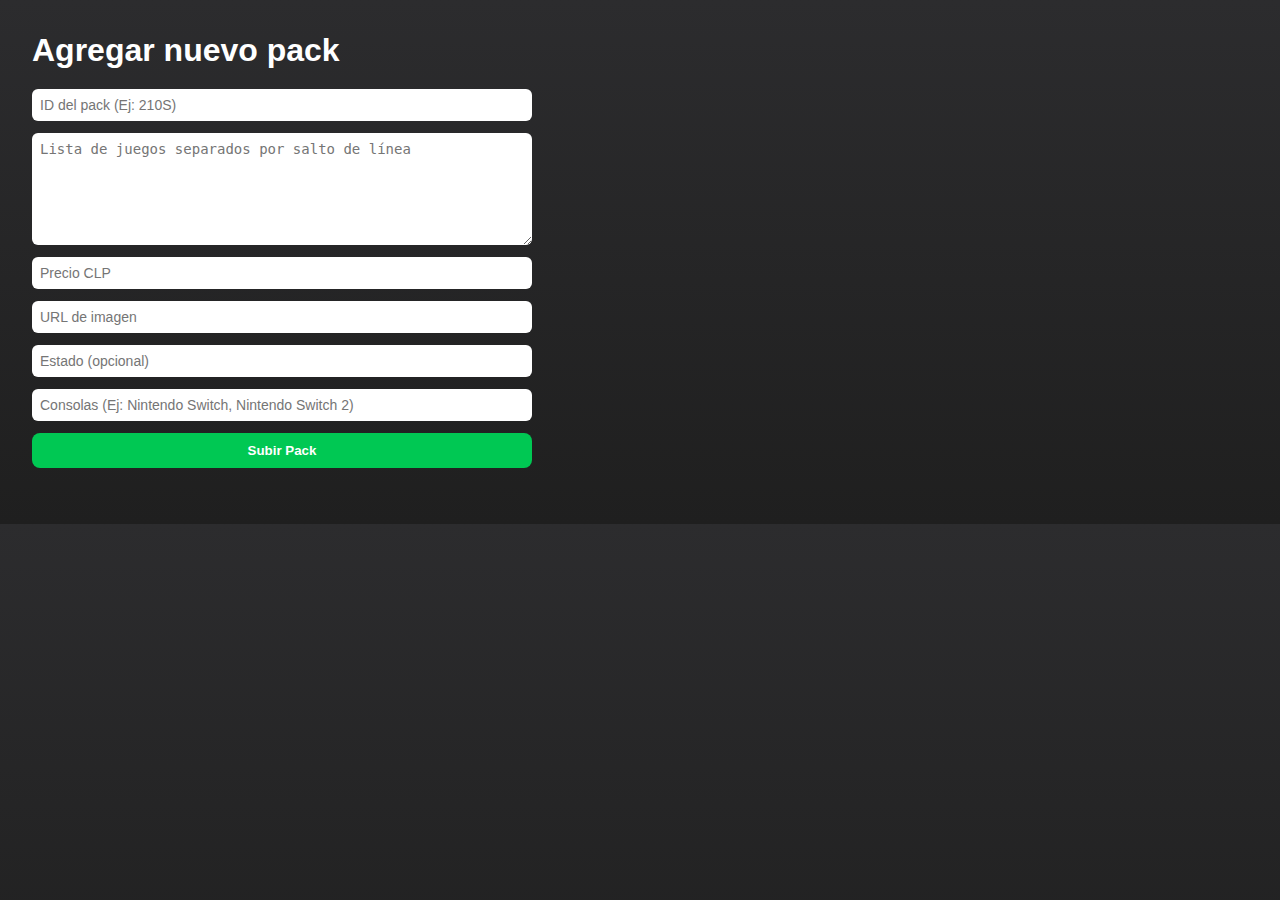
<file: admin.html>
<!DOCTYPE html>
<html lang="es">
<head>
  <meta charset="UTF-8" />
  <title>Agregar nuevo pack</title>
  <link rel="stylesheet" href="style.css" />
  <style>
    body {
      padding: 32px;
      font-family: sans-serif;
      background-color: #111;
      color: white;
    }

    h1 {
      margin-bottom: 20px;
    }

    form {
      display: flex;
      flex-direction: column;
      gap: 12px;
      max-width: 500px;
    }

    input, textarea {
      padding: 8px;
      border-radius: 6px;
      border: none;
      font-size: 14px;
    }

    button {
      padding: 10px;
      background-color: #00c853;
      color: white;
      font-weight: bold;
      border: none;
      border-radius: 8px;
      cursor: pointer;
    }

    .success {
      margin-top: 12px;
      font-weight: bold;
    }

    .success.ok {
      color: #00e676;
    }

    .success.error {
      color: #ff5252;
    }
  </style>
</head>
<body>
  <h1>Agregar nuevo pack</h1>

  <form id="packForm">
    <input type="text" name="packId" placeholder="ID del pack (Ej: 210S)" required />
    <textarea name="juegosIncluidos" placeholder="Lista de juegos separados por salto de línea" rows="6" required></textarea>
    <input type="number" name="precio" placeholder="Precio CLP" required />
    <input type="url" name="imagenURL" placeholder="URL de imagen" required />
    <input type="text" name="estado" placeholder="Estado (opcional)" />
    <input type="text" name="consola" placeholder="Consolas (Ej: Nintendo Switch, Nintendo Switch 2)" required />
    <button type="submit">Subir Pack</button>
    <p id="mensaje" class="success"></p>
  </form>

  <script>
    const form = document.getElementById("packForm");
    const mensaje = document.getElementById("mensaje");

    form.addEventListener("submit", async (e) => {
      e.preventDefault();

      const datos = Object.fromEntries(new FormData(form));
      const baseUrl = "/api/submit-pack";
      const url = `${baseUrl}?packId=${encodeURIComponent(datos.packId)}&juegos=${encodeURIComponent(datos.juegosIncluidos)}&precio=${datos.precio}&imagen=${encodeURIComponent(datos.imagenURL)}&estado=${encodeURIComponent(datos.estado)}&consola=${encodeURIComponent(datos.consola)}`;

      try {
        const res = await fetch(url);
        const text = await res.text();
        if (text === "OK") {
          mensaje.textContent = "✅ Pack agregado correctamente.";
          mensaje.className = "success ok";
          form.reset();
        } else {
          mensaje.textContent = "❌ Error al subir pack.";
          mensaje.className = "success error";
        }
      } catch (error) {
        mensaje.textContent = "❌ Error de conexión.";
        mensaje.className = "success error";
      }
    });
  </script>
</body>
</html>
</file>
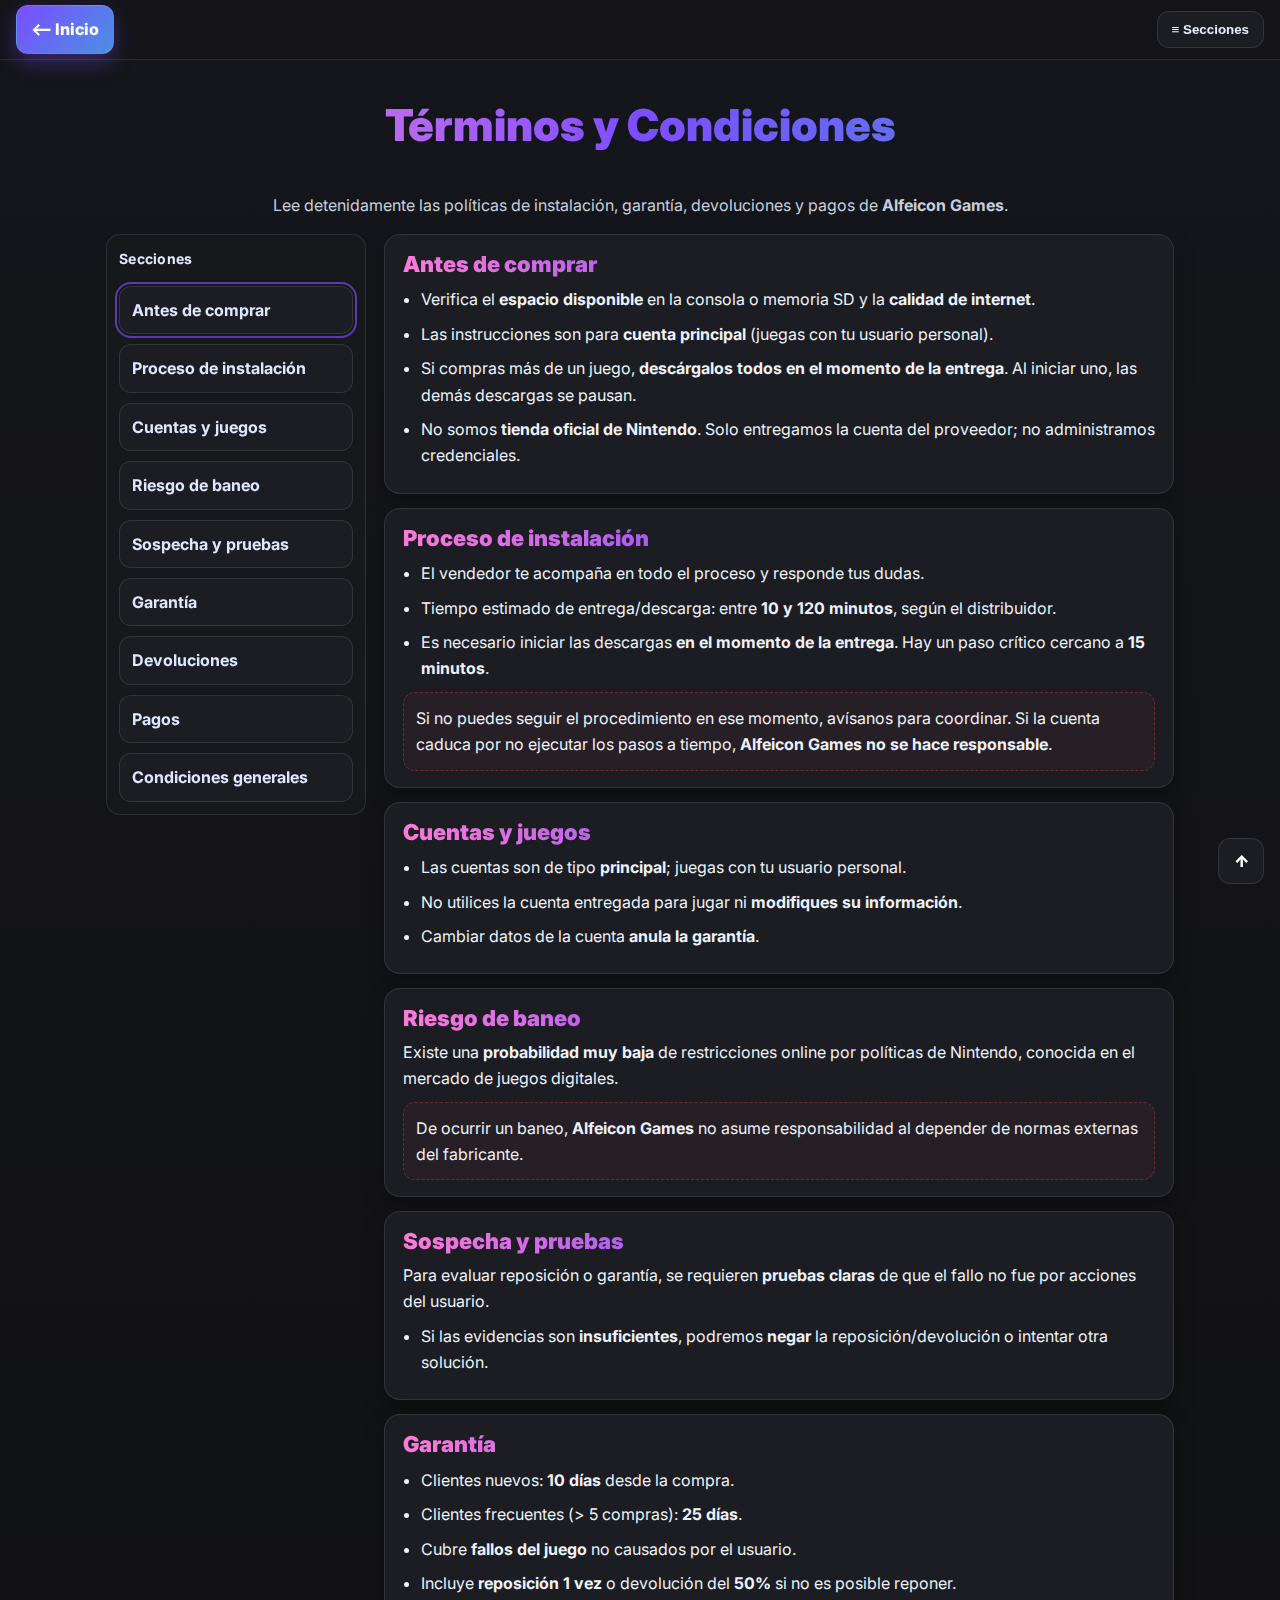
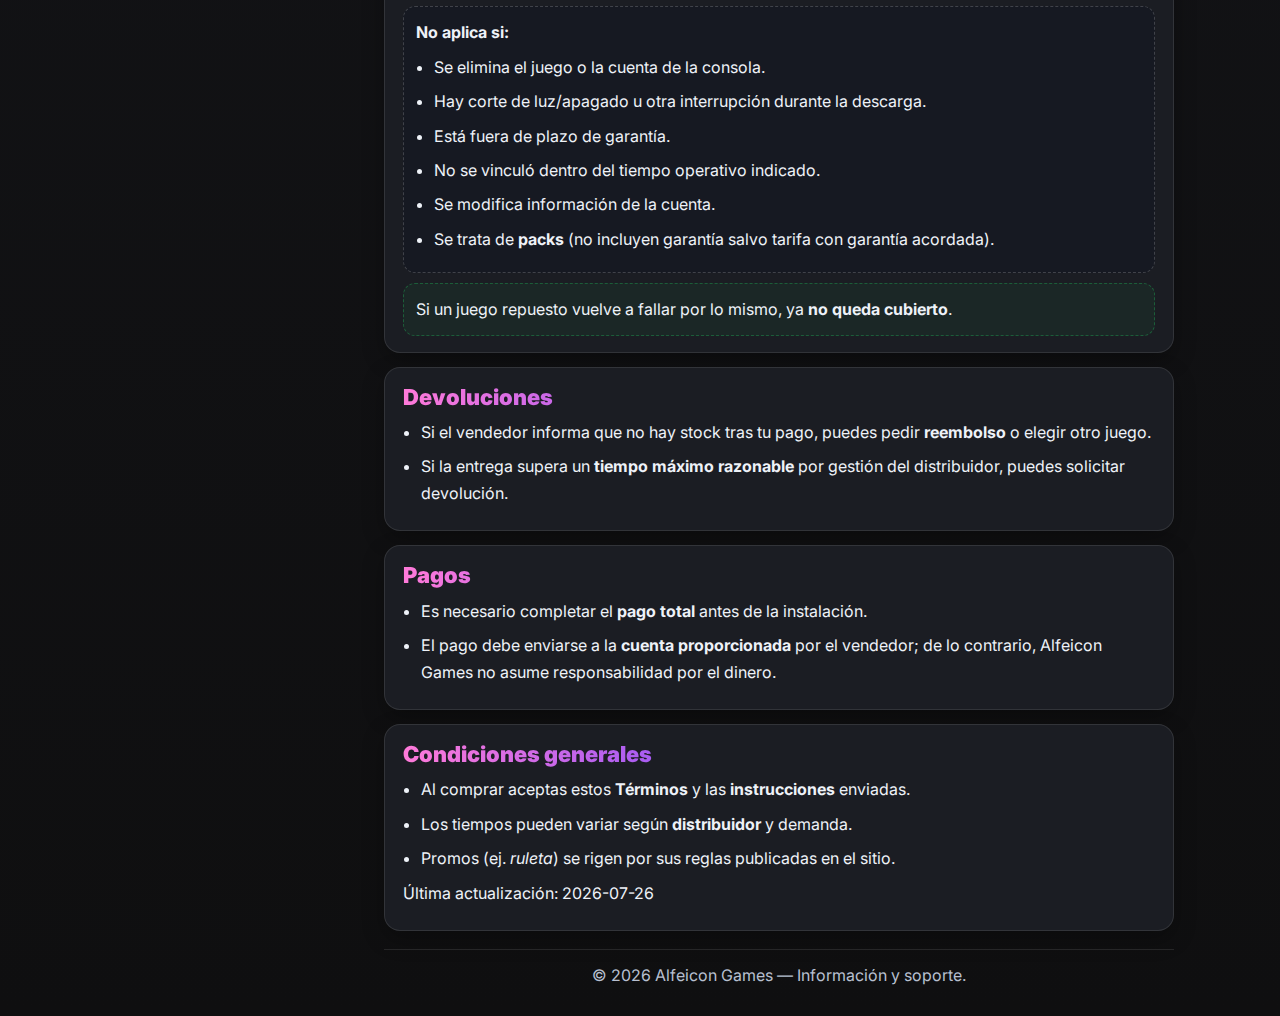
<file: ayuda/ayuda.html>
<!DOCTYPE html>
<html lang="es">
<head>
  <meta charset="utf-8" />
  <meta name="viewport" content="width=device-width, initial-scale=1, viewport-fit=cover" />
  <title>Términos y Condiciones — Alfeicon Games</title>
  <link rel="preconnect" href="https://fonts.googleapis.com">
  <link rel="preconnect" href="https://fonts.gstatic.com" crossorigin>
  <link href="https://fonts.googleapis.com/css2?family=Inter:wght@400;600;800&display=swap" rel="stylesheet">
  <link rel="stylesheet" href="./terminos.css" />
</head>
<body>

  <!-- Topbar (solo controles) -->
  <header class="topbar" role="banner">
    <a class="btn btn-primary" href="/inicio/inicio.html" aria-label="Volver al inicio">⟵ Inicio</a>
    <button id="btnSections" class="btn btn-ghost" aria-label="Abrir secciones">≡ Secciones</button>
  </header>

  <!-- Hero (título y bajada) -->
  <section class="hero" role="region" aria-labelledby="page-title">
    <h1 id="page-title" class="page-title">Términos y Condiciones</h1>
    <p class="page-subtitle">
      Lee detenidamente las políticas de instalación, garantía, devoluciones y pagos de
      <strong>Alfeicon Games</strong>.
    </p>
  </section>

  <!-- Layout principal -->
  <main class="container">
    <div class="page">

      <!-- TOC lateral (desktop) -->
      <nav class="toc" aria-label="Índice de secciones">
        <h3>Secciones</h3>
        <a href="#antes">Antes de comprar</a>
        <a href="#instalacion">Proceso de instalación</a>
        <a href="#cuentas">Cuentas y juegos</a>
        <a href="#riesgo">Riesgo de baneo</a>
        <a href="#sospecha">Sospecha y pruebas</a>
        <a href="#garantia">Garantía</a>
        <a href="#devoluciones">Devoluciones</a>
        <a href="#pagos">Pagos</a>
        <a href="#generales">Condiciones generales</a>
      </nav>

      <!-- Drawer móvil -->
      <aside id="drawer" class="drawer" aria-hidden="true">
        <div class="drawer-content" role="dialog" aria-label="Secciones">
          <div class="drawer-head">
            <h3>Secciones</h3>
            <button id="btnCloseDrawer" class="btn btn-ghost" aria-label="Cerrar">✕</button>
          </div>
          <div class="drawer-body">
            <a href="#antes">Antes de comprar</a>
            <a href="#instalacion">Proceso de instalación</a>
            <a href="#cuentas">Cuentas y juegos</a>
            <a href="#riesgo">Riesgo de baneo</a>
            <a href="#sospecha">Sospecha y pruebas</a>
            <a href="#garantia">Garantía</a>
            <a href="#devoluciones">Devoluciones</a>
            <a href="#pagos">Pagos</a>
            <a href="#generales">Condiciones generales</a>
          </div>
        </div>
      </aside>

      <!-- Contenido -->
      <div class="content">

        <section id="antes" class="block">
          <h2>Antes de comprar</h2>
          <div class="prose">
            <ul>
              <li>Verifica el <strong>espacio disponible</strong> en la consola o memoria SD y la <strong>calidad de internet</strong>.</li>
              <li>Las instrucciones son para <strong>cuenta principal</strong> (juegas con tu usuario personal).</li>
              <li>Si compras más de un juego, <strong>descárgalos todos en el momento de la entrega</strong>. Al iniciar uno, las demás descargas se pausan.</li>
              <li>No somos <strong>tienda oficial de Nintendo</strong>. Solo entregamos la cuenta del proveedor; no administramos credenciales.</li>
            </ul>
          </div>
        </section>

        <section id="instalacion" class="block">
          <h2>Proceso de instalación</h2>
          <div class="prose">
            <ul>
              <li>El vendedor te acompaña en todo el proceso y responde tus dudas.</li>
              <li>Tiempo estimado de entrega/descarga: entre <strong>10 y 120 minutos</strong>, según el distribuidor.</li>
              <li>Es necesario iniciar las descargas <strong>en el momento de la entrega</strong>. Hay un paso crítico cercano a <strong>15 minutos</strong>.</li>
            </ul>
            <div class="call warn">
              Si no puedes seguir el procedimiento en ese momento, avísanos para coordinar.
              Si la cuenta caduca por no ejecutar los pasos a tiempo, <strong>Alfeicon Games no se hace responsable</strong>.
            </div>
          </div>
        </section>

        <section id="cuentas" class="block">
          <h2>Cuentas y juegos</h2>
          <div class="prose">
            <ul>
              <li>Las cuentas son de tipo <strong>principal</strong>; juegas con tu usuario personal.</li>
              <li>No utilices la cuenta entregada para jugar ni <strong>modifiques su información</strong>.</li>
              <li>Cambiar datos de la cuenta <strong>anula la garantía</strong>.</li>
            </ul>
          </div>
        </section>

        <section id="riesgo" class="block">
          <h2>Riesgo de baneo</h2>
          <div class="prose">
            <p>Existe una <strong>probabilidad muy baja</strong> de restricciones online por políticas de Nintendo, conocida en el mercado de juegos digitales.</p>
            <div class="call warn">De ocurrir un baneo, <strong>Alfeicon Games</strong> no asume responsabilidad al depender de normas externas del fabricante.</div>
          </div>
        </section>

        <section id="sospecha" class="block">
          <h2>Sospecha y pruebas</h2>
          <div class="prose">
            <p>Para evaluar reposición o garantía, se requieren <strong>pruebas claras</strong> de que el fallo no fue por acciones del usuario.</p>
            <ul>
              <li>Si las evidencias son <strong>insuficientes</strong>, podremos <strong>negar</strong> la reposición/devolución o intentar otra solución.</li>
            </ul>
          </div>
        </section>

        <section id="garantia" class="block">
          <h2>Garantía</h2>
          <div class="prose">
            <ul>
              <li>Clientes nuevos: <strong>10 días</strong> desde la compra.</li>
              <li>Clientes frecuentes (&gt; 5 compras): <strong>25 días</strong>.</li>
              <li>Cubre <strong>fallos del juego</strong> no causados por el usuario.</li>
              <li>Incluye <strong>reposición 1 vez</strong> o devolución del <strong>50%</strong> si no es posible reponer.</li>
            </ul>
            <div class="call">
              <strong>No aplica si:</strong>
              <ul>
                <li>Se elimina el juego o la cuenta de la consola.</li>
                <li>Hay corte de luz/apagado u otra interrupción durante la descarga.</li>
                <li>Está fuera de plazo de garantía.</li>
                <li>No se vinculó dentro del tiempo operativo indicado.</li>
                <li>Se modifica información de la cuenta.</li>
                <li>Se trata de <strong>packs</strong> (no incluyen garantía salvo tarifa con garantía acordada).</li>
              </ul>
            </div>
            <div class="call ok">Si un juego repuesto vuelve a fallar por lo mismo, ya <strong>no queda cubierto</strong>.</div>
          </div>
        </section>

        <section id="devoluciones" class="block">
          <h2>Devoluciones</h2>
          <div class="prose">
            <ul>
              <li>Si el vendedor informa que no hay stock tras tu pago, puedes pedir <strong>reembolso</strong> o elegir otro juego.</li>
              <li>Si la entrega supera un <strong>tiempo máximo razonable</strong> por gestión del distribuidor, puedes solicitar devolución.</li>
            </ul>
          </div>
        </section>

        <section id="pagos" class="block">
          <h2>Pagos</h2>
          <div class="prose">
            <ul>
              <li>Es necesario completar el <strong>pago total</strong> antes de la instalación.</li>
              <li>El pago debe enviarse a la <strong>cuenta proporcionada</strong> por el vendedor; de lo contrario, Alfeicon Games no asume responsabilidad por el dinero.</li>
            </ul>
          </div>
        </section>

        <section id="generales" class="block">
          <h2>Condiciones generales</h2>
          <div class="prose">
            <ul>
              <li>Al comprar aceptas estos <strong>Términos</strong> y las <strong>instrucciones</strong> enviadas.</li>
              <li>Los tiempos pueden variar según <strong>distribuidor</strong> y demanda.</li>
              <li>Promos (ej. <em>ruleta</em>) se rigen por sus reglas publicadas en el sitio.</li>
            </ul>
            <p class="meta">Última actualización: <span id="last-update">—</span></p>
          </div>
        </section>

        <footer>© <span id="year"></span> Alfeicon Games — Información y soporte.</footer>
      </div>
    </div>
  </main>

  <a href="#" class="fab-top" id="topbtn" aria-label="Ir arriba">↑</a>

  <script src="./terminos.js"></script>
</body>
</html>
</file>
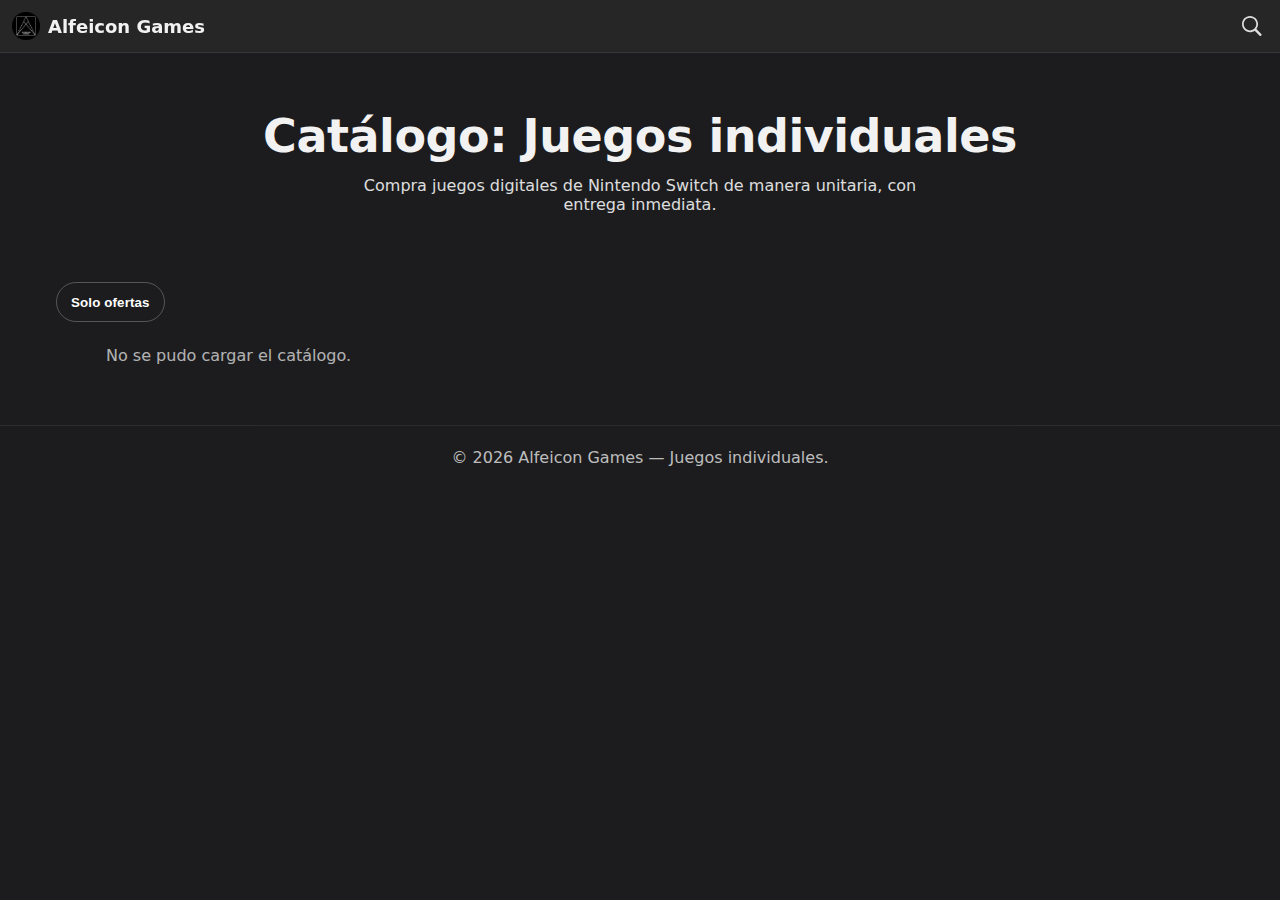
<file: games/game.html>
<!DOCTYPE html>
<html lang="es">
<head>
  <meta charset="UTF-8" />
  <meta name="viewport" content="width=device-width, initial-scale=1" />
  <title>Alfeicon Games — Juegos individuales</title>
  <meta name="theme-color" content="#1c1c1e" />
  <link rel="stylesheet" href="./style.css" />
</head>
<body>

  <!-- =========================== -->
  <!-- NAVBAR                      -->
  <!-- =========================== -->
  <header class="navbar" role="banner">
    <a class="logo" href="../inicio/inicio.html" aria-label="Inicio Alfeicon Games">
      <img src="../inicio/logo.png" alt="Alfeicon Games" />
      <span class="logo-text">Alfeicon Games</span>
    </a>

    <div class="nav-actions" role="group" aria-label="Acciones principales">
      <button
        id="openSearch"
        class="search-btn"
        aria-label="Buscar"
        aria-controls="searchPanel"
        aria-expanded="false"
      >
        <span class="i i-search" aria-hidden="true"></span>
        <span class="i i-close"  aria-hidden="true"></span>
      </button>

      <button
        class="nav-toggle"
        aria-label="Abrir menú"
        aria-controls="nav-panel"
        aria-expanded="false"
      >
        <span class="line"></span>
        <span class="line"></span>
      </button>
    </div>

    <aside id="searchPanel" class="search-panel" aria-hidden="true">
      <header class="search-panel__header">
        <h3>Buscar</h3>
        <button id="closeSearch" aria-label="Cerrar búsqueda">✕</button>
      </header>

      <div class="search-panel__body">
        <label>
          Nombre del juego
          <input id="qName" type="text" placeholder="Ej: Mario, Zelda…" />
        </label>

        <div class="grid2">
          <label>
            Precio mín (CLP)
            <input id="qMin" type="number" min="0" step="1000" placeholder="0" />
          </label>
          <label>
            Precio máx (CLP)
            <input id="qMax" type="number" min="0" step="1000" placeholder="50000" />
          </label>
        </div>

        <small id="searchHint" style="display:block;margin-top:4px;opacity:.7"></small>

        <div class="actions">
          <button id="doSearch" class="primary">Buscar</button>
          <button id="clearSearch" class="ghost">Limpiar filtros</button>
        </div>
      </div>
    </aside>

    <nav id="nav-panel" class="nav-panel" aria-label="Navegación principal">
      <div class="nav-fly">
        <a href="/inicio/inicio.html">
          <img src="house.fill.svg" class="icon-inline" alt="" aria-hidden="true">
          Inicio
        </a>
        <a href="/pack/pack.html">
          <img src="shippingbox.fill.svg" class="icon-inline" alt="" aria-hidden="true">
          Packs de juegos
        </a>
        <div class="hr"></div>
        <a href="/instrucciones/instrucc.html">
          <img src="book.pages.fill.svg" class="icon-inline" alt="" aria-hidden="true">
          Instrucciones
        </a>
        <a href="/ayuda/ayuda.html">
          <img src="person.crop.circle.badge.questionmark.svg" class="icon-inline" alt="" aria-hidden="true">
          Términos y condiciones
        </a>
      </div>
    </nav>
  </header>

  <div id="overlay" class="overlay" aria-hidden="true"></div>

  <!-- =========================== -->
  <!-- HERO                        -->
  <!-- =========================== -->
  <section class="hero" role="region" aria-labelledby="hero-title">
    <div class="hero-inner">
      <h1 id="hero-title">Catálogo: Juegos individuales</h1>
      <p>Compra juegos digitales de Nintendo Switch de manera unitaria, con entrega inmediata.</p>
    </div>
  </section>

  <!-- Toolbar de catálogo -->
  <section class="filter-chips" style="align-items:center; gap:10px;">
    <button id="btnOffersOnly" class="ghost" aria-pressed="false" type="button">Solo ofertas</button>
    <!-- chips de filtros activos (JS los dibuja aquí) -->
    <div id="activeFilters" class="filter-chips" style="margin:0; padding:0;"></div>
  </section>

  <!-- Contenedor del catálogo -->
  <section class="games-list" id="games-list" aria-label="Catálogo de juegos"></section>

  <!-- =========================== -->
  <!-- FOOTER                      -->
  <!-- =========================== -->
  <footer role="contentinfo">
    © <span id="year"></span> Alfeicon Games — Juegos individuales.
  </footer>

  <noscript>
    <p style="padding:12px;background:#222;border:1px solid rgba(255,255,255,.15);border-radius:8px;">
      Activa JavaScript para ver el catálogo de juegos.
    </p>
  </noscript>

  <!-- JS principal -->
  <script src="script.js" defer></script>
  <script>
    document.addEventListener('DOMContentLoaded', ()=> {
      const y = document.getElementById('year');
      if (y) y.textContent = new Date().getFullYear();
    });
  </script>
</body>
</html>
</file>
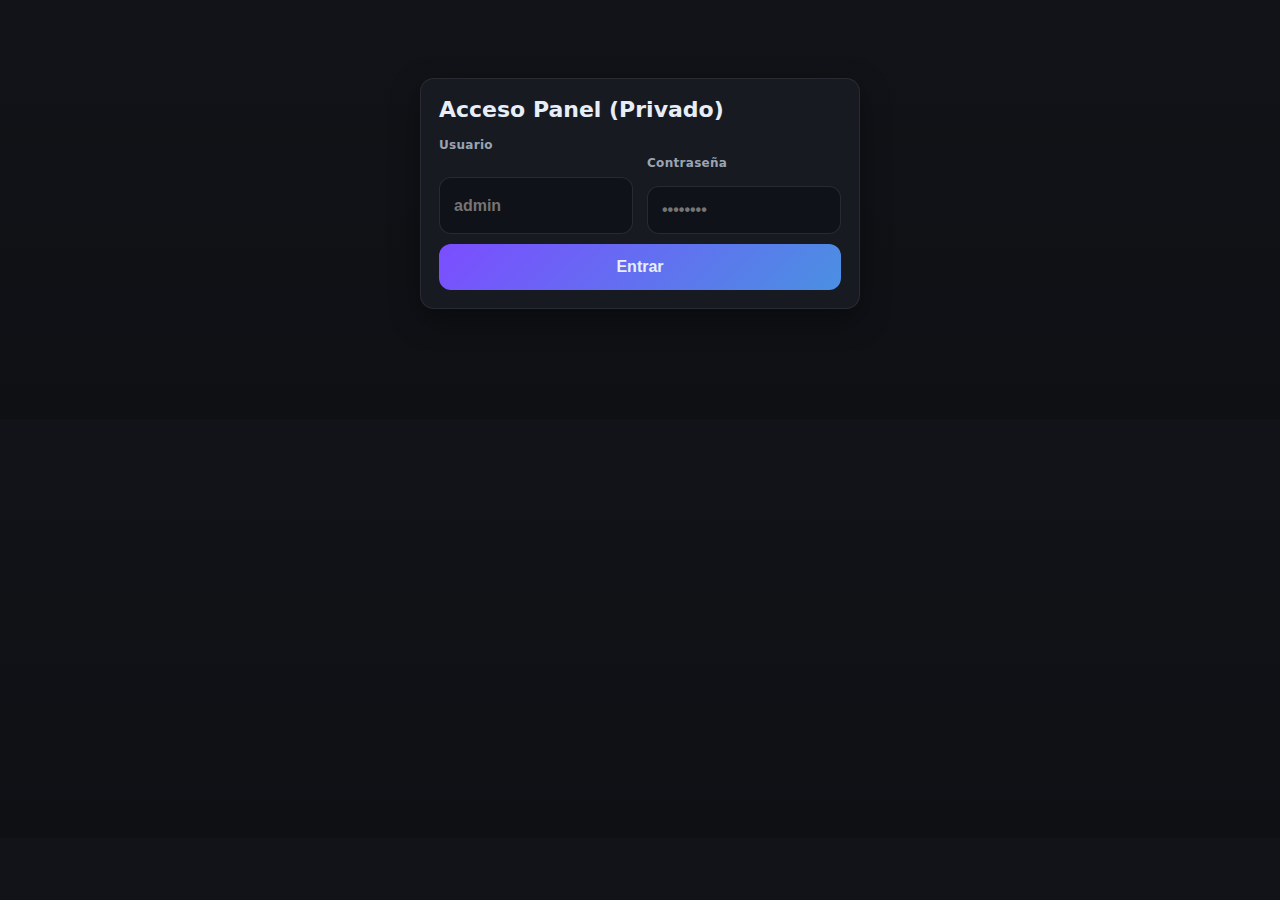
<file: inicio/admin-cupones.html>
<!DOCTYPE html>
<html lang="es">
<head>
<meta charset="utf-8" />
<meta name="viewport" content="width=device-width, initial-scale=1, viewport-fit=cover" />
<title>Panel de Cupones — Alfeicon Games</title>
<style>
:root{
  --bg:#0f1115; --card:#171a21; --muted:#9aa4b2; --accent:#7c4dff; --ok:#22c55e; --warn:#ef4444;
  --br:14px; --b:1px solid rgba(255,255,255,.08);
}
*{box-sizing:border-box}
body{
  margin:0; font-family:Inter,system-ui,-apple-system,Segoe UI,Roboto,sans-serif;
  background:linear-gradient(180deg,#121318,#0e1014); color:#e8eef7;
  -webkit-tap-highlight-color: transparent;
}
.wrap{max-width:980px; margin:28px auto 60px; padding:0 16px}
h1{font-size:22px; margin:0}
h2{font-size:16px; letter-spacing:.2px; margin:0 0 8px; color:#dbe6ff; font-weight:800}
.card{background:var(--card); border:var(--b); border-radius:var(--br); padding:18px; box-shadow:0 10px 30px rgba(0,0,0,.35)}
.stack{display:grid; gap:16px}
.row{display:grid; grid-template-columns:1fr 1fr; gap:14px}
@media (max-width:840px){ .row{grid-template-columns:1fr} }

label{font-size:12px; color:var(--muted); display:block; margin-bottom:6px; font-weight:600; letter-spacing:.3px}
input,select,button,textarea{
  width:100%; padding:14px 14px; border-radius:12px; border:1px solid rgba(255,255,255,.1);
  background:#0f1218; color:#e8eef7; outline:none; font-weight:600; font-size:16px;
}
input:focus,select:focus,textarea:focus{border-color:#2b2f3a; box-shadow:0 0 0 2px rgba(124,77,255,.25)}
.btn{cursor:pointer; background:linear-gradient(135deg,#7c4dff,#4a90e2); border:0; font-weight:800}
.btn.secondary{background:#222831}
.btn.ok{background:linear-gradient(135deg,#22c55e,#16a34a)}
.btn.warn{background:linear-gradient(135deg,#ef4444,#ef7b44)}
.muted{color:var(--muted); font-size:13px}
.section{display:grid; gap:10px}
.section + .section{margin-top:18px}

.actions{display:grid; grid-template-columns:repeat(4,minmax(0,1fr)); gap:12px}
@media (max-width:840px){ .actions{grid-template-columns:1fr 1fr} }
@media (max-width:420px){ .actions{grid-template-columns:1fr} }

.status{margin-top:10px; padding:12px; border-radius:12px; background:#10141b; border:var(--b); min-height:56px; display:grid; align-content:center}
.badge{display:inline-flex; gap:6px; align-items:center; font-size:12px; padding:6px 10px; border-radius:999px; border:1px solid rgba(255,255,255,.12); color:#cfd8e3}
.badge.ok{background:rgba(34,197,94,.08); border-color:rgba(34,197,94,.35)}
.badge.warn{background:rgba(239,68,68,.08); border-color:rgba(239,68,68,.35)}
/* Badges por premio estimado */
.badge.neutral{background:rgba(255,255,255,.06); border-color:rgba(255,255,255,.18); color:#d1d5db}
.badge.p10{background:rgba(59,130,246,.10); border-color:rgba(59,130,246,.35)}
.badge.p25{background:rgba(124,77,255,.10); border-color:rgba(124,77,255,.35)}
.badge.p50{background:rgba(245,158,11,.12); border-color:rgba(245,158,11,.38)}
.badge.p100{background:rgba(34,197,94,.12); border-color:rgba(34,197,94,.42)}

.topbar{position:sticky; top:0; z-index:5; display:flex; align-items:center; justify-content:space-between; gap:10px; margin-bottom:14px; padding:10px 12px; border-radius:12px; background:rgba(23,26,33,.75); backdrop-filter: blur(8px); border:1px solid rgba(255,255,255,.06);}
.right{display:flex; gap:8px; align-items:center}
.hidden{display:none !important}
.login{max-width:440px; margin:50px auto}
.divider{height:1px; background:rgba(255,255,255,.08); margin:6px 0 2px; border-radius:1px}

/* Tabla */
.table-wrap{border:var(--b); border-radius:12px; background:#12161e; overflow:auto; -webkit-overflow-scrolling: touch;}
table{width:100%; border-collapse:collapse; min-width:780px}
thead{background:#0f141c; position:sticky; top:0; z-index:1}
th,td{padding:12px 12px; border-bottom:1px solid rgba(255,255,255,.06); font-size:14px}
th{font-size:12px; color:#aeb7c5; letter-spacing:.3px; text-align:left}
tbody tr:hover{background:rgba(255,255,255,.03)}
.pill{display:inline-flex; align-items:center; gap:6px; padding:4px 10px; border-radius:999px; font-size:12px; border:1px solid rgba(255,255,255,.12)}
.pill.ACTIVO{background:rgba(34,197,94,.08); border-color:rgba(34,197,94,.35)}
.pill.BLOQUEADO{background:rgba(239,68,68,.08); border-color:rgba(239,68,68,.35)}
.pill.USADO{background:rgba(59,130,246,.08); border-color:rgba(59,130,246,.35)}

.toolbar{display:grid; grid-template-columns:1fr auto; gap:10px; align-items:end}
.toolbar .filters{display:grid; grid-template-columns:1fr 160px 120px; gap:10px}
@media (max-width:840px){.toolbar{grid-template-columns:1fr}.toolbar .filters{grid-template-columns:1fr 1fr}}
@media (max-width:420px){.toolbar .filters{grid-template-columns:1fr}}
.pager{display:flex; gap:8px; align-items:center; justify-content:flex-end; flex-wrap:wrap}
.pager button{width:40px; padding:10px 0; font-size:16px; display:inline-flex; align-items:center; justify-content:center; border-radius:10px; border:1px solid rgba(255,255,255,.1); background:#1a1f28; color:#e8eef7; font-weight:700; cursor:pointer}
.pager button:disabled{opacity:.4; cursor:not-allowed}
.pager span{color:#aeb7c5; font-size:13px}
.spin{animation:spin .8s linear infinite}
@keyframes spin{to{transform:rotate(360deg)}}
</style>
</head>
<body>
<div class="wrap stack">

<!-- LOGIN -->
<div id="login-card" class="card login stack">
  <h1>Acceso Panel (Privado)</h1>
  <div class="section">
    <div class="row">
      <div class="section"><label>Usuario</label><input id="in-user" placeholder="admin" autocomplete="username" /></div>
      <div class="section"><label>Contraseña</label><input id="in-pass" type="password" placeholder="••••••••" autocomplete="current-password" /></div>
    </div>
    <button id="btn-login" class="btn">Entrar</button>
  </div>
</div>

<!-- PANEL -->
<div id="panel" class="card hidden stack">
  <div class="topbar">
    <h1 style="font-size:18px">Panel de cupones — Alfeicon Games</h1>
    <div class="right"><button id="btn-logout" class="btn secondary">Cerrar sesión</button></div>
  </div>

  <!-- Configuración -->
  <div class="section">
    <h2>Configuración</h2><div class="divider"></div>
    <div class="row">
      <div class="section"><label>Endpoint Apps Script</label><input id="in-endpoint" placeholder="https://script.google.com/macros/s/XXXXXXXX/exec" /></div>
      <div class="section"><label>ADMIN_TOKEN</label><input id="in-token" type="password" placeholder="Token" /></div>
    </div>
  </div>

  <!-- Acciones rápidas -->
  <div class="section">
    <h2>Acciones rápidas</h2><div class="divider"></div>
    <div class="row">
      <div class="section"><label>Código</label><input id="in-code" /></div>
      <div class="section"><label>Premio</label><input id="in-prize" /></div>
    </div>
    <div class="actions">
      <button class="btn" id="btn-validate">Validar</button>
      <button class="btn ok" id="btn-enable">Activar</button>
      <button class="btn warn" id="btn-disable">Bloquear</button>
      <button class="btn" id="btn-used">Marcar usado</button>
    </div>
  </div>

  <!-- Generar códigos -->
  <div class="section">
    <h2>Generar códigos</h2><div class="divider"></div>
    <div class="row">
      <div class="section"><label>Premio</label>
        <select id="gen-prize">
          <option>Sin premio 😅</option><option>10% OFF</option><option>25% OFF</option><option>50% OFF</option><option>100% OFF</option>
        </select>
      </div>
      <div class="section"><label>Cantidad</label><input id="gen-count" type="number" value="10" /></div>
    </div>
    <div class="row">
      <div class="section"><label>Prefijo</label><input id="gen-prefix" value="ALF-GAMES-" /></div>
      <div class="section"><label>Inicio numeración</label><input id="gen-start" type="number" value="1" /></div>
    </div>
    <button class="btn ok" id="btn-generate">Generar</button>
    <div id="gen-status" class="status">Listo para generar.</div>
  </div>

  <!-- Estado -->
  <div class="section"><h2>Estado</h2><div class="divider"></div><div id="status" class="status">Listo.</div></div>

  <!-- Listado -->
  <div class="section">
    <h2>Listado</h2><div class="divider"></div>
    <div class="toolbar">
      <div class="filters">
        <div><label>Buscar</label><input id="f-q" /></div>
        <div><label>Estado</label><select id="f-state"><option value="ALL">Todos</option><option>ACTIVO</option><option>USADO</option><option>BLOQUEADO</option></select></div>
        <div><label>Límite</label><select id="f-limit"><option>20</option><option selected>50</option></select></div>
      </div>
      <div class="pager">
        <button id="btn-refresh">↻</button>
        <button id="btn-prev">‹</button>
        <span id="page-info">0–0</span>
        <button id="btn-next">›</button>
      </div>
    </div>
    <div class="table-wrap">
      <table>
        <thead>
          <tr>
            <th>Código</th>
            <th>Estado</th>
            <th>Premio</th>
            <th>Premio estimado</th>
            <th>Fecha</th>
          </tr>
        </thead>
        <tbody id="tbl-body">
          <tr><td colspan="5" class="muted" style="padding:16px">Sin datos.</td></tr>
        </tbody>
      </table>
    </div>
  </div>
</div>
</div>

<script>
const $=s=>document.querySelector(s);

/* === LOGIN seguro === */
const CFG_LOGIN={username:"Bastian",pass_hash:"-6edce1de"}; // ejemplo hash
function simpleHash(s){let h=0;for(let i=0;i<s.length;i++){h=(h<<5)-h+s.charCodeAt(i);h|=0;}return h.toString(16);}
const elLogin=$("#login-card"),elPanel=$("#panel");
$("#btn-login").addEventListener("click",()=>{if($("#in-user").value===CFG_LOGIN.username&&simpleHash($("#in-pass").value)===CFG_LOGIN.pass_hash){localStorage.setItem("admin_logged","1");elLogin.classList.add("hidden");elPanel.classList.remove("hidden");loadList(true);}else alert("Usuario o contraseña inválidos");});
$("#btn-logout").addEventListener("click",()=>{localStorage.removeItem("admin_logged");elPanel.classList.add("hidden");elLogin.classList.remove("hidden");});
if(localStorage.getItem("admin_logged")==="1"){elLogin.classList.add("hidden");elPanel.classList.remove("hidden");}

/* === Config === */
const endpoint=$("#in-endpoint"),token=$("#in-token"),code=$("#in-code"),prize=$("#in-prize"),statusBox=$("#status");
endpoint.value=localStorage.getItem("endpoint")||"";token.value=localStorage.getItem("admin_token")||"";
endpoint.addEventListener("change",()=>localStorage.setItem("endpoint",endpoint.value.trim()));
token.addEventListener("change",()=>localStorage.setItem("admin_token",token.value.trim()));
function ensureCfg(){const ep=endpoint.value.trim();if(!ep){alert("Configura el endpoint");return null;}return ep;}
function setStatus(html){statusBox.innerHTML=html;}
async function callAPI(p){const ep=ensureCfg();if(!ep)return null;const r=await fetch(ep+"?"+new URLSearchParams(p),{method:"GET"});if(!r.ok)throw new Error("HTTP "+r.status);return await r.json();}

/* === Acciones rápidas === */
$("#btn-validate").addEventListener("click",async()=>{try{const c=(code.value||"").trim().toUpperCase();if(!c)return;const d=await callAPI({action:"validate",code:c});setStatus(`<span class='badge ok'>VALIDATE</span> — ${JSON.stringify(d)}`);}catch(e){setStatus(`<span class='badge warn'>ERROR</span> — ${e}`);}});
$("#btn-enable").addEventListener("click",async()=>{try{const c=(code.value||"").trim().toUpperCase(),t=token.value.trim();if(!c||!t){alert("Código y token requeridos");return;}const d=await callAPI({action:"enable",code:c,token:t});setStatus(`<span class='badge ok'>ENABLE</span> — ${JSON.stringify(d)}`);await loadList();}catch(e){setStatus(`<span class='badge warn'>ERROR</span> — ${e}`);}});
$("#btn-disable").addEventListener("click",async()=>{try{const c=(code.value||"").trim().toUpperCase(),t=token.value.trim();if(!c||!t){alert("Código y token requeridos");return;}const d=await callAPI({action:"disable",code:c,token:t});setStatus(`<span class='badge warn'>DISABLE</span> — ${JSON.stringify(d)}`);await loadList();}catch(e){setStatus(`<span class='badge warn'>ERROR</span> — ${e}`);}});
$("#btn-used").addEventListener("click",async()=>{try{const c=(code.value||"").trim().toUpperCase(),p=(prize.value||"").trim();if(!c){alert("Código requerido");return;}const d=await callAPI({action:"markUsed",code:c,prize:p});setStatus(`<span class='badge'>USED</span> — ${JSON.stringify(d)}`);await loadList();}catch(e){setStatus(`<span class='badge warn'>ERROR</span> — ${e}`);}});

/* === Generar códigos por premio === */
const genPrize=$("#gen-prize"),genCount=$("#gen-count"),genPrefix=$("#gen-prefix"),genStart=$("#gen-start"),btnGen=$("#btn-generate"),genStatus=$("#gen-status");
function hash32(s){let h=2166136261>>>0;for(let i=0;i<s.length;i++){h^=s.charCodeAt(i);h=Math.imul(h,16777619);}return h>>>0;}
function pickPrize(code){
  const w={"Sin premio 😅":.7,"10% OFF":.2,"25% OFF":.08,"50% OFF":.02,"100% OFF":.001};
  const total=Object.values(w).reduce((a,b)=>a+b,0);
  const n=(hash32(code)%100000)/100000; let acc=0;
  for(const[k,v] of Object.entries(w)){acc+=v/total; if(n<=acc) return k;}
  return "Sin premio 😅";
}
btnGen.addEventListener("click",async()=>{
  const t=token.value.trim(); if(!t) return alert("ADMIN_TOKEN requerido");
  const target=genPrize.value, count=+genCount.value||10, prefix=genPrefix.value, start=+genStart.value||1;
  let ok=0, fail=0, res=[];
  for(let i=start;i<start+10000 && res.length<count;i++){
    const code=`${prefix}${String(i).padStart(3,"0")}`;
    if(pickPrize(code)===target) res.push(code);
  }
  for(const c of res){
    try{ const r=await callAPI({action:"enable",code:c,token:t}); if(r.ok) ok++; else fail++; }catch{ fail++; }
  }
  genStatus.innerHTML=`<span class='badge ok'>Listo</span> — ${ok}/${res.length} activados. <div class='muted'><code>${res.join(", ")}</code></div>`;
  await loadList(true);
});

/* === Listado === */
const fQ=$("#f-q"),fState=$("#f-state"),fLimit=$("#f-limit"),btnRefresh=$("#btn-refresh"),btnPrev=$("#btn-prev"),btnNext=$("#btn-next"),pageInfo=$("#page-info"),tbody=$("#tbl-body");
let offset=0;

function prizeBadge(prize){
  const map = {
    "Sin premio 😅":"neutral",
    "10% OFF":"p10",
    "25% OFF":"p25",
    "50% OFF":"p50",
    "100% OFF":"p100"
  };
  const cls = map[prize] || "neutral";
  return `<span class="badge ${cls}">${prize}</span>`;
}

async function loadList(reset=false){
  btnRefresh.classList.add("spin");
  try{
    const t=token.value.trim();
    if(!t){ tbody.innerHTML="<tr><td colspan='5' class='muted' style='padding:16px'>Falta token</td></tr>"; return; }
    if(reset) offset=0;
    const lim=+fLimit.value||50;
    const d=await callAPI({action:"list",token:t,state:fState.value,q:fQ.value.trim(),limit:lim,offset:offset});
    if(!d || !d.ok) throw new Error("Respuesta inválida");

    // Render con “Premio estimado”
    tbody.innerHTML=(d.items||[]).map(row=>{
      const fecha=row.fecha ? new Date(row.fecha).toLocaleString() : "—";
      const estimado = prizeBadge(pickPrize(row.code));
      return `<tr>
        <td><code>${row.code}</code></td>
        <td><span class="pill ${row.state}">${row.state}</span></td>
        <td>${row.prize || "—"}</td>
        <td>${estimado}</td>
        <td>${fecha}</td>
      </tr>`;
    }).join("") || `<tr><td colspan="5" class="muted" style="padding:16px">Sin resultados.</td></tr>`;

    const total=d.total||0, end=Math.min(offset+lim,total), start=total?offset+1:0;
    pageInfo.textContent=`${start}–${end} de ${total}`;
    btnPrev.disabled=offset===0; btnNext.disabled=end>=total;
  }catch(e){
    tbody.innerHTML=`<tr><td colspan="5" class="muted" style="padding:16px">Error cargando lista: ${e}</td></tr>`;
  }finally{
    btnRefresh.classList.remove("spin");
  }
}

btnRefresh.addEventListener("click",()=>loadList(true));
fQ.addEventListener("input",()=>loadList(true));
fState.addEventListener("change",()=>loadList(true));
fLimit.addEventListener("change",()=>loadList(true));
btnPrev.addEventListener("click",()=>{offset=Math.max(0,offset-(+fLimit.value||50));loadList();});
btnNext.addEventListener("click",()=>{offset+=+fLimit.value||50;loadList();});
setInterval(()=>loadList(),60000);
if(localStorage.getItem("admin_logged")==="1")loadList(true);
</script>
</body>
</html>
</file>
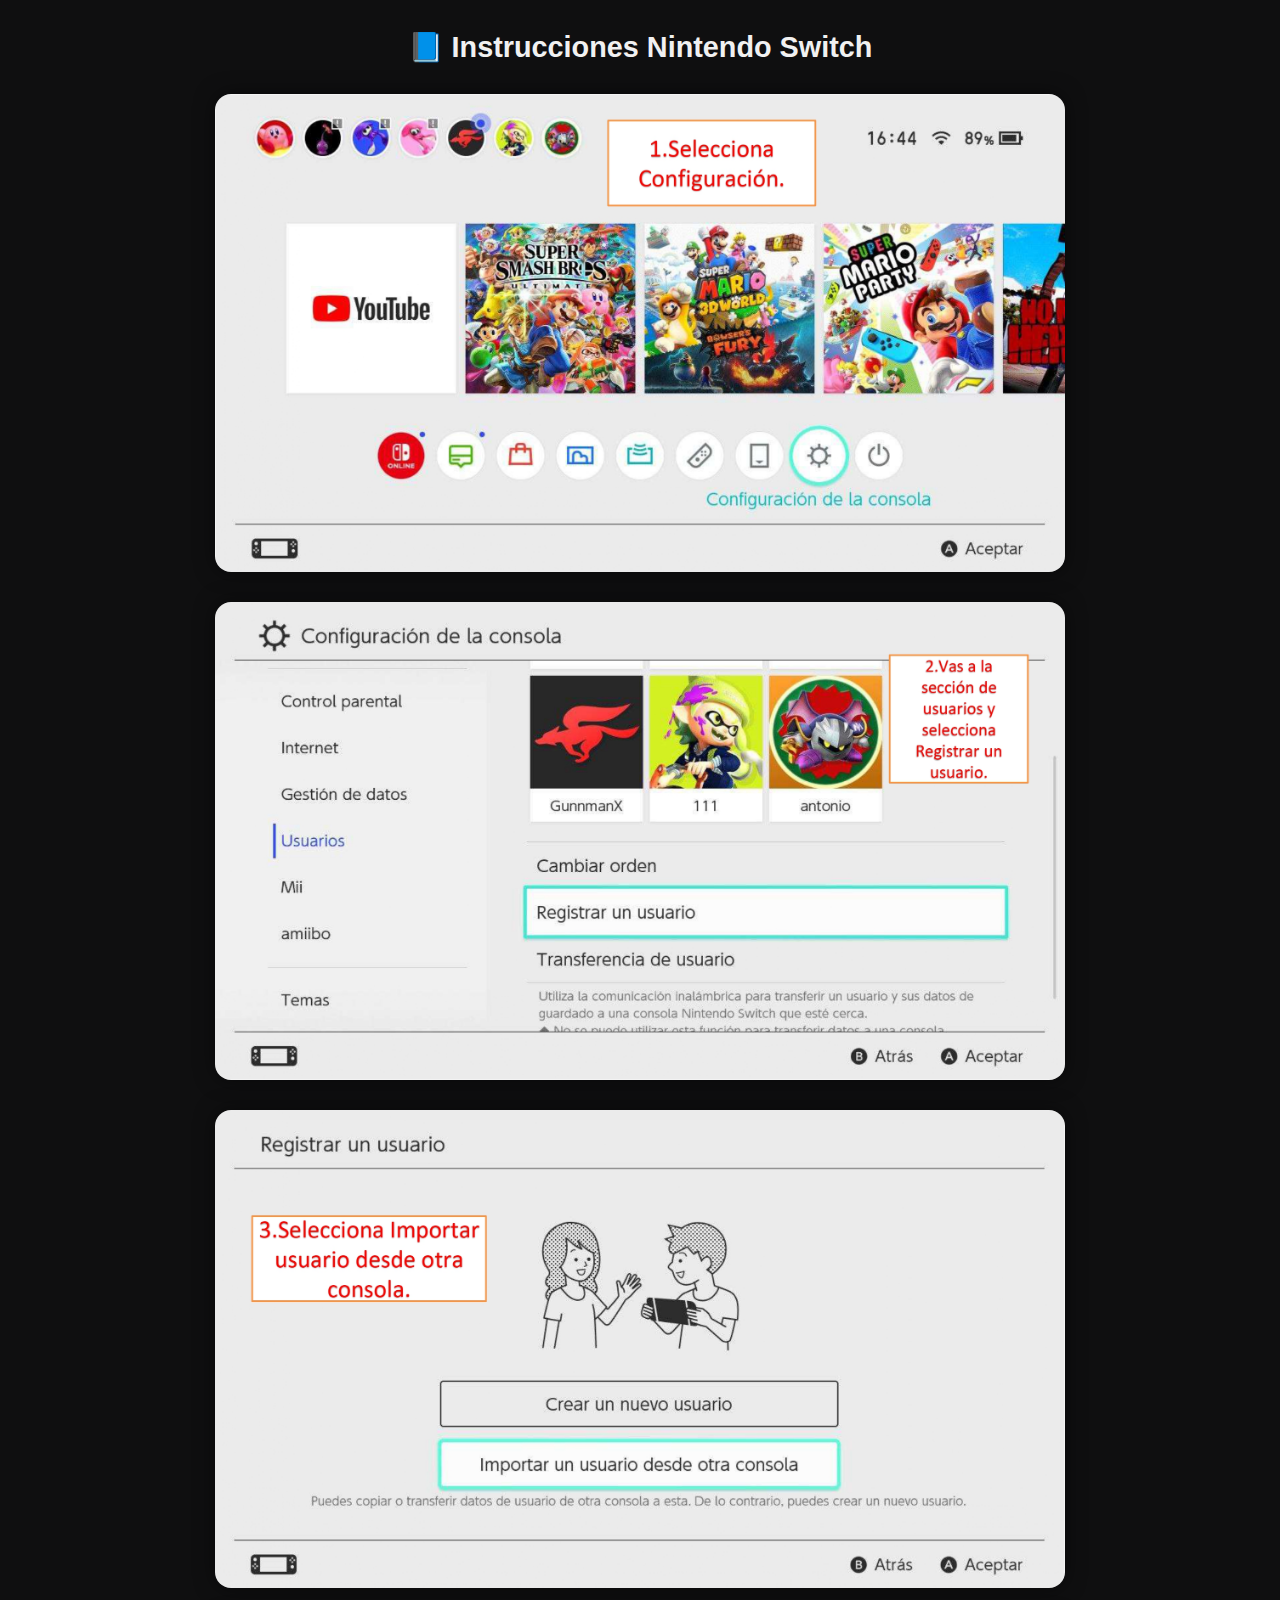
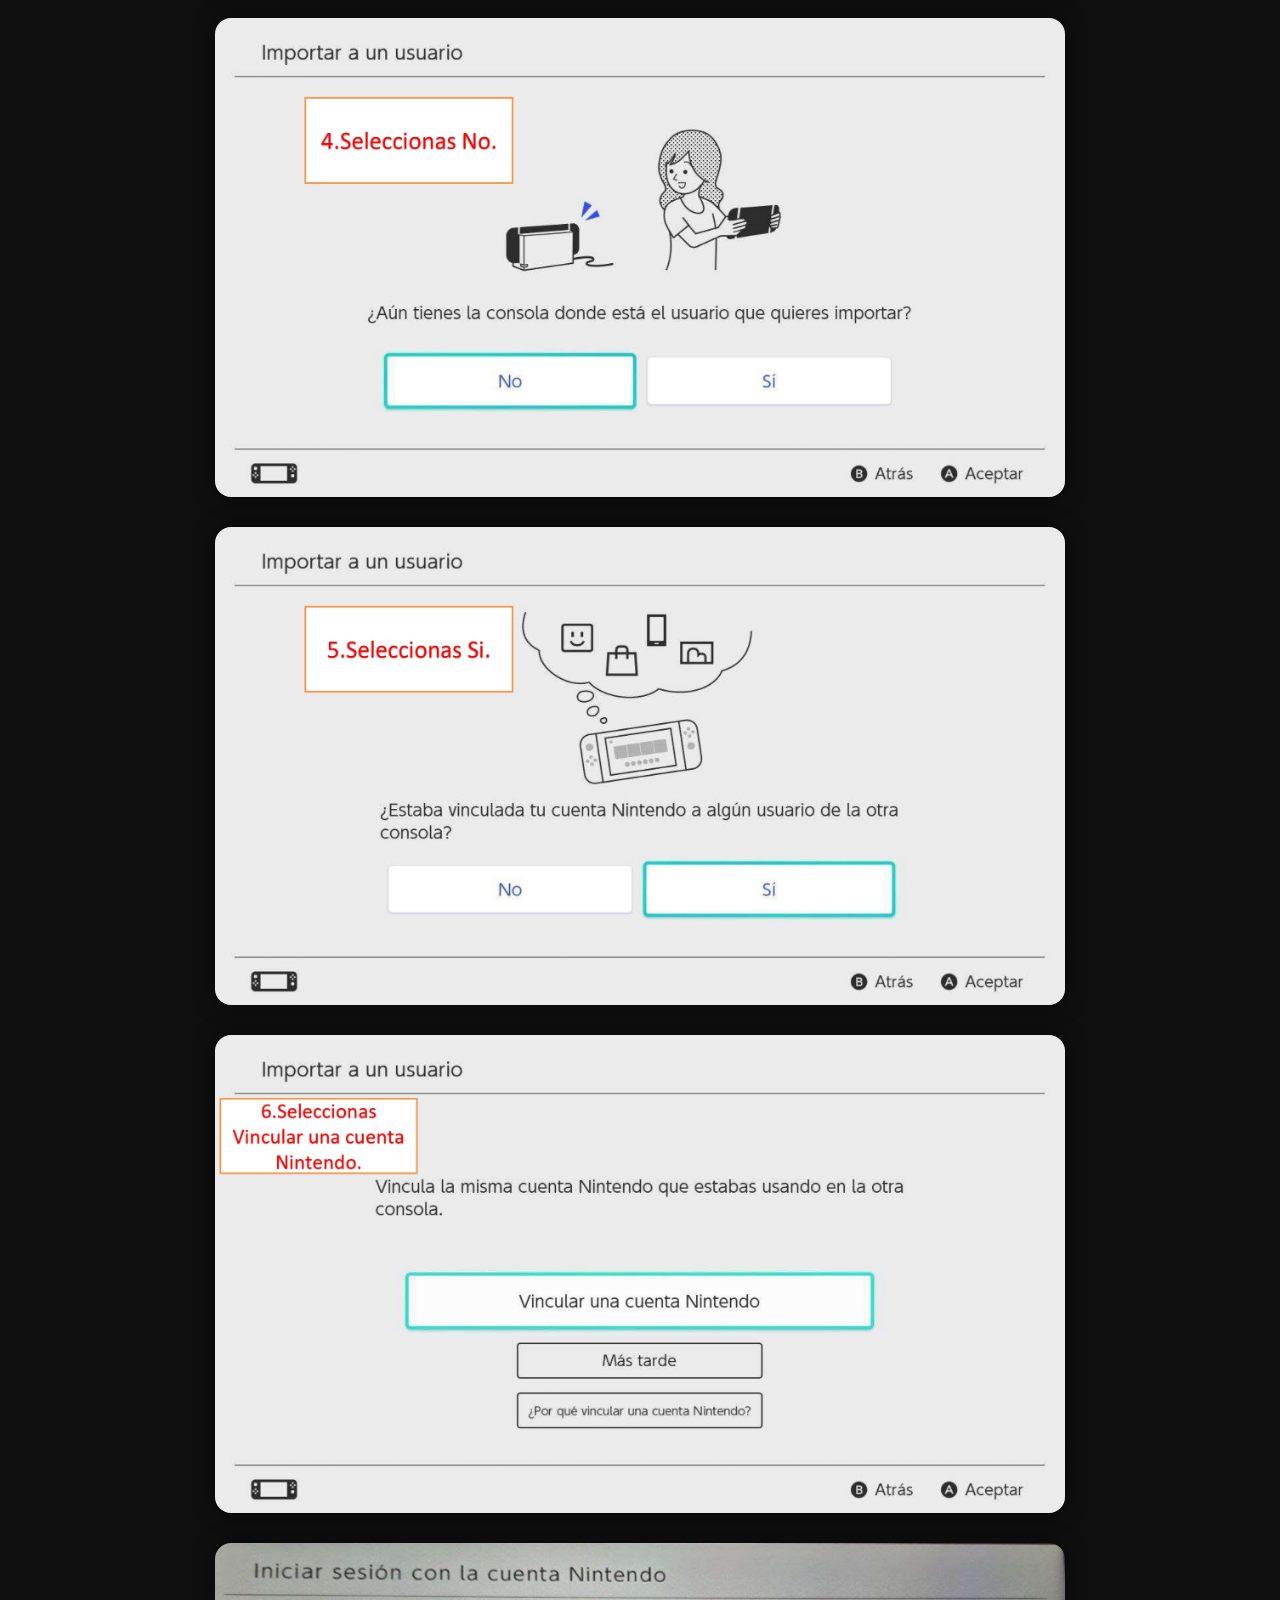
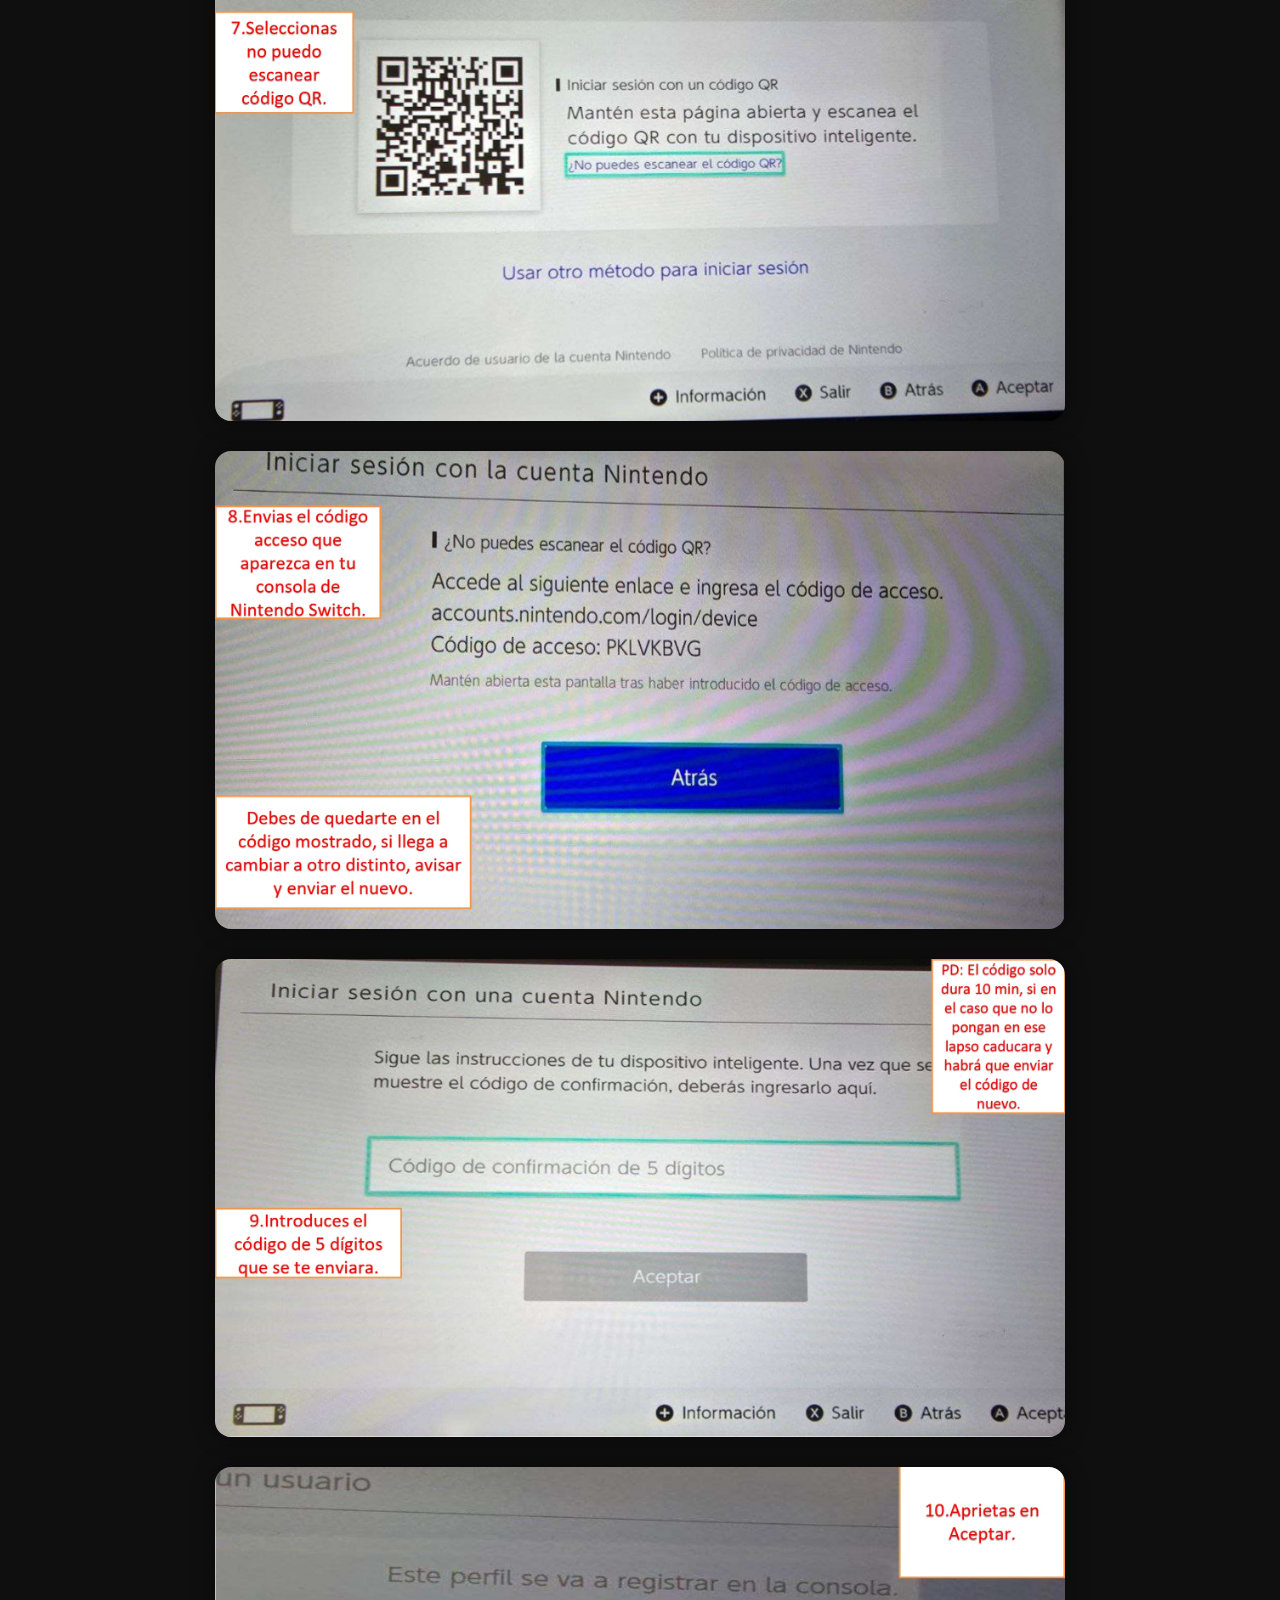
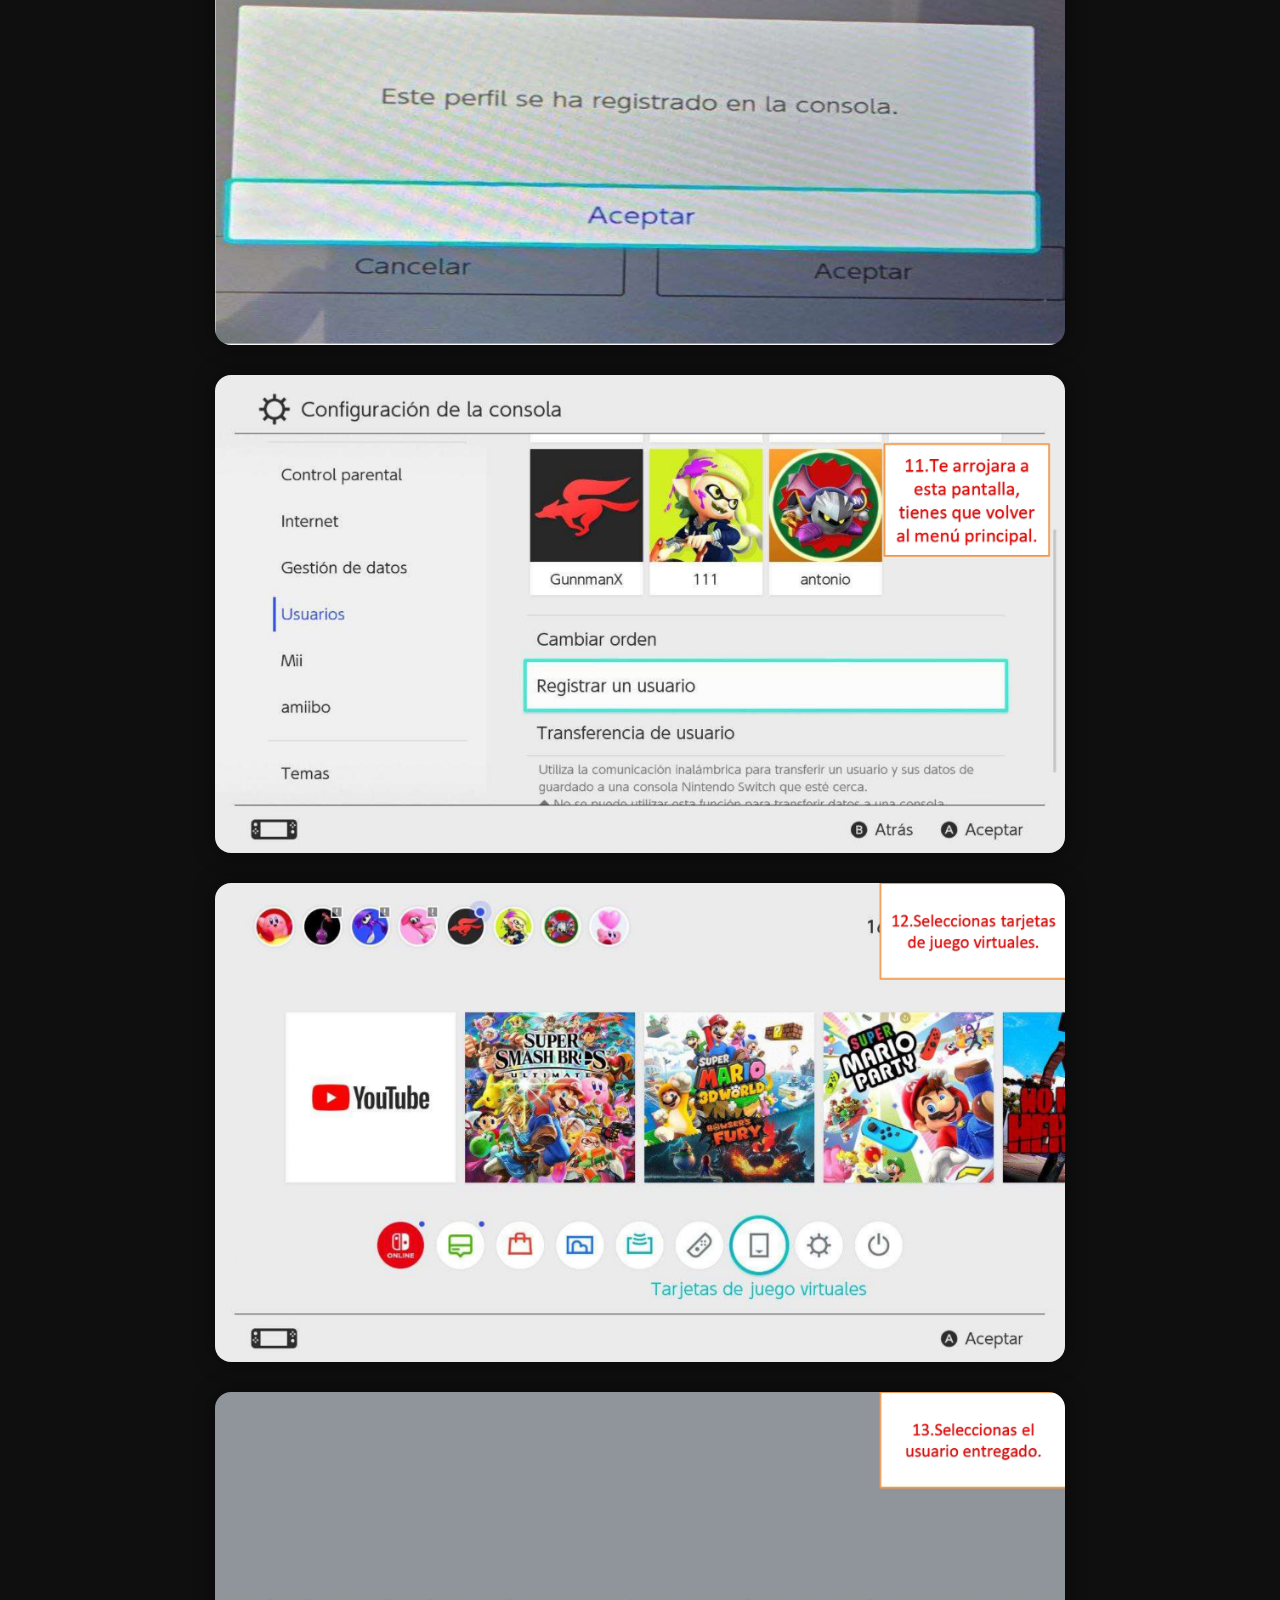
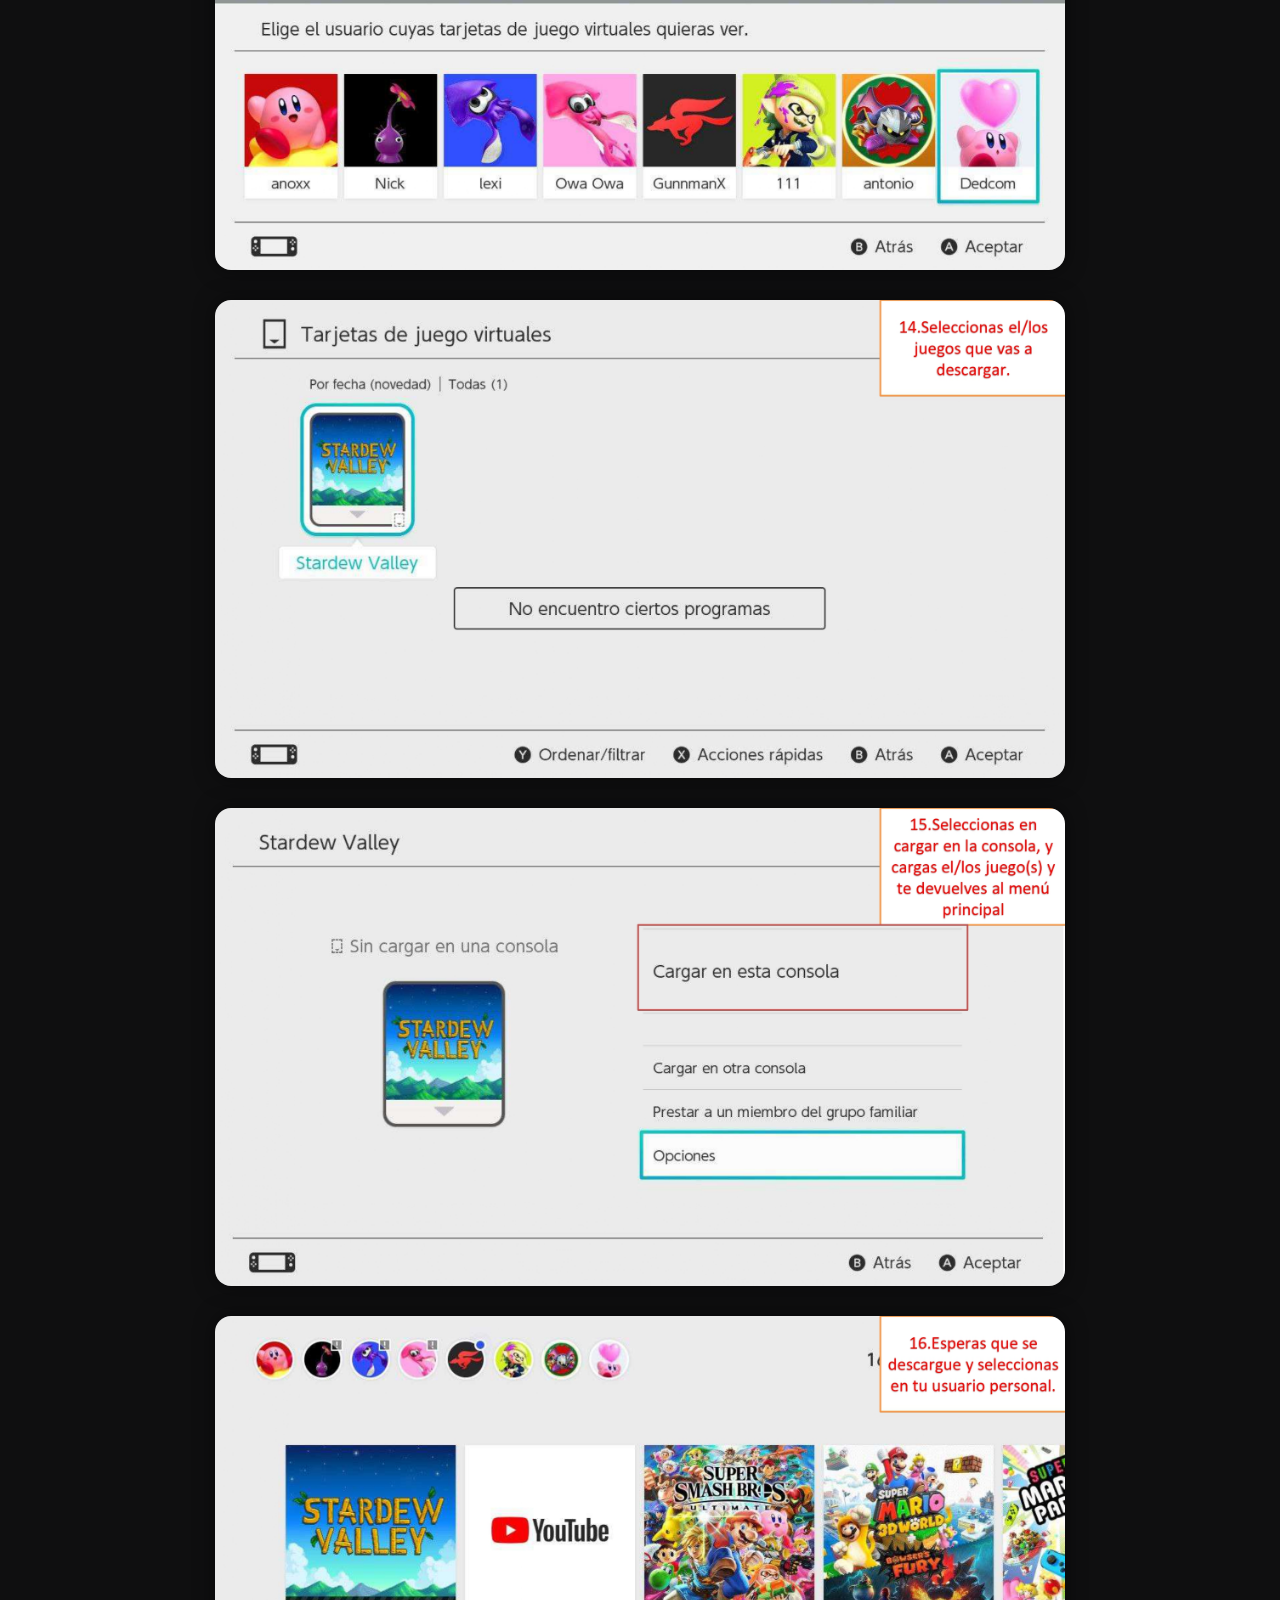
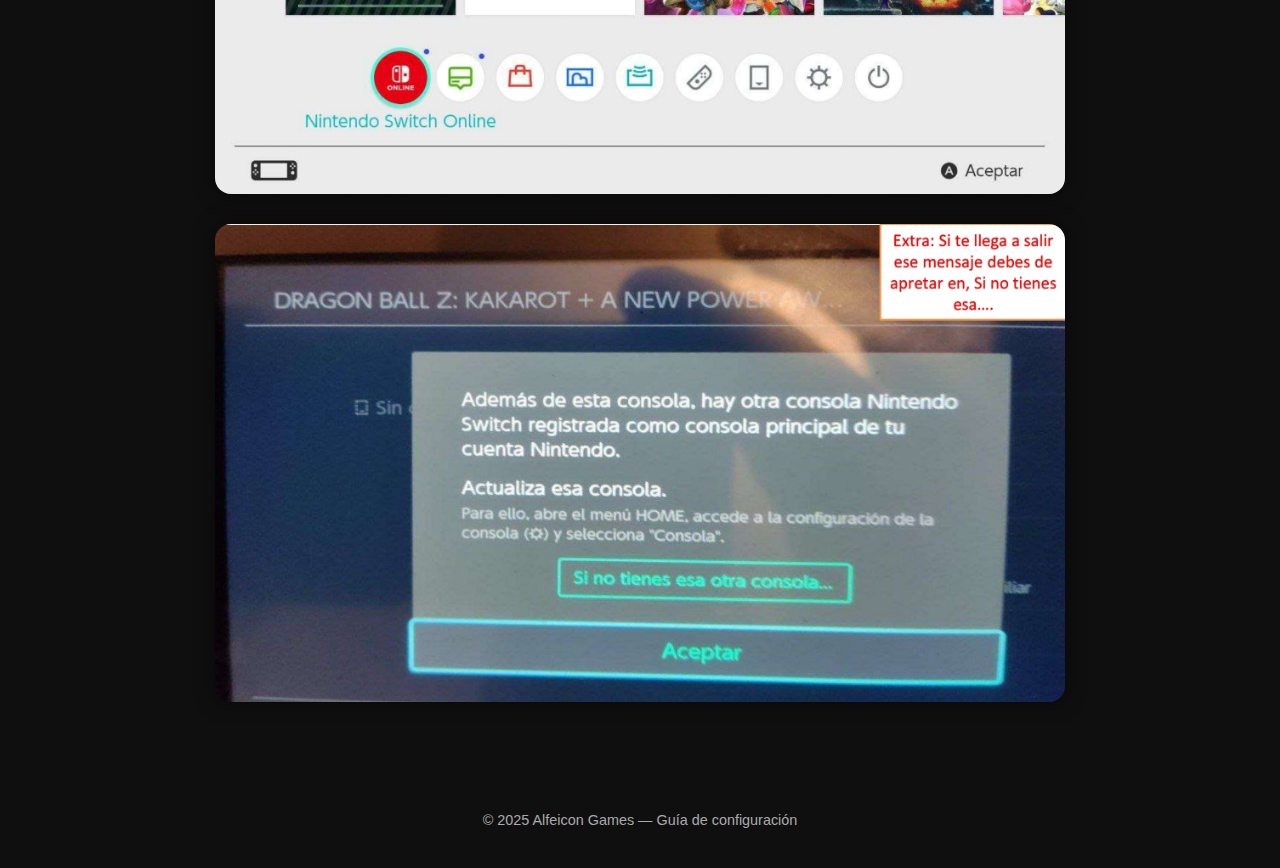
<file: instrucciones/instrucc.html>
<!DOCTYPE html>
<html lang="es">
<head>
  <meta charset="UTF-8" />
  <meta name="viewport" content="width=device-width, initial-scale=1.0" />
  <title>Instrucciones - Alfeicon Games</title>
  <style>
    body {
      background-color: #0f0f10;
      color: #f1f1f1;
      font-family: -apple-system, BlinkMacSystemFont, 'Segoe UI', sans-serif;
      margin: 0;
      padding: 0;
      text-align: center;
    }

    h1 {
      margin: 30px 0;
      font-size: 1.8em;
    }

    .gallery {
      display: flex;
      flex-direction: column;
      align-items: center;
      gap: 30px;
      padding-bottom: 60px;
    }

    .gallery img {
      width: 90%;
      max-width: 850px;
      border-radius: 16px;
      box-shadow: 0 0 20px rgba(0, 0, 0, 0.5);
      transition: transform 0.3s ease;
      cursor: pointer;
    }

    .gallery img:hover {
      transform: scale(1.02);
    }

    footer {
      margin-top: 50px;
      font-size: 0.9em;
      color: #aaa;
      padding-bottom: 40px;
    }
  </style>
</head>
<body>
  <h1>📘 Instrucciones Nintendo Switch</h1>

  <div class="gallery">
    <img src="/instrucciones/ilovepdf_pages-to-jpg/Instrucciones_2025_alfeicongames_page-0001.jpg" alt="Página 1 de la guía de configuración de Nintendo Switch. Contiene el título y los primeros pasos ilustrados; tono instructivo y neutral." />
    <img src="/instrucciones/ilovepdf_pages-to-jpg/Instrucciones_2025_alfeicongames_page-0002.jpg" alt="Página 2 de la guía de configuración de Nintendo Switch. Instrucciones paso a paso con diagramas y texto; tono informativo." />
    <img src="/instrucciones/ilovepdf_pages-to-jpg/Instrucciones_2025_alfeicongames_page-0003.jpg" alt="Página 3 de la guía de configuración de Nintendo Switch. Pasos adicionales ilustrados para conexión y ajustes; tono claro y práctico." />
    <img src="/instrucciones/ilovepdf_pages-to-jpg/Instrucciones_2025_alfeicongames_page-0004.jpg" alt="Página 4 de la guía de configuración de Nintendo Switch. Diagramas y notas sobre puertos y cables; tono instructivo." />
    <img src="/instrucciones/ilovepdf_pages-to-jpg/Instrucciones_2025_alfeicongames_page-0005.jpg" alt="Página 5 de la guía de configuración de Nintendo Switch. Instrucciones visuales para montaje y comprobaciones; tono claro." />
    <img src="/instrucciones/ilovepdf_pages-to-jpg/Instrucciones_2025_alfeicongames_page-0006.jpg" alt="Página 6 de la guía de configuración de Nintendo Switch. Capturas y pasos de configuración del sistema; tono informativo." />
    <img src="/instrucciones/ilovepdf_pages-to-jpg/Instrucciones_2025_alfeicongames_page-0007.jpg" alt="Página 7 de la guía de configuración de Nintendo Switch. Indicaciones sobre controles y conexión a red; tono instructivo." />
    <img src="/instrucciones/ilovepdf_pages-to-jpg/Instrucciones_2025_alfeicongames_page-0008.jpg" alt="Página 8 de la guía de configuración de Nintendo Switch. Pasos ilustrados para ajustes y comprobaciones finales; tono neutro." />
    <img src="/instrucciones/ilovepdf_pages-to-jpg/Instrucciones_2025_alfeicongames_page-0009.jpg" alt="Página 9 de la guía de configuración de Nintendo Switch. Instrucciones detalladas y diagramas de soporte; tono práctico." />
    <img src="/instrucciones/ilovepdf_pages-to-jpg/Instrucciones_2025_alfeicongames_page-0010.jpg" alt="Página 10 de la guía de configuración de Nintendo Switch. Pasos para configuración avanzada y consejos; tono didáctico." />
    <img src="/instrucciones/ilovepdf_pages-to-jpg/Instrucciones_2025_alfeicongames_page-0011.jpg" alt="Página 11 de la guía de configuración de Nintendo Switch. Información complementaria y advertencias; tono informativo." />
    <img src="/instrucciones/ilovepdf_pages-to-jpg/Instrucciones_2025_alfeicongames_page-0012.jpg" alt="Página 12 de la guía de configuración de Nintendo Switch. Diagramas y pasos adicionales; tono instructivo." />
    <img src="/instrucciones/ilovepdf_pages-to-jpg/Instrucciones_2025_alfeicongames_page-0013.jpg" alt="Página 13 de la guía de configuración de Nintendo Switch. Pasos ilustrados y explicaciones; tono claro y práctico." />
    <img src="/instrucciones/ilovepdf_pages-to-jpg/Instrucciones_2025_alfeicongames_page-0014.jpg" alt="Página 14 de la guía de configuración de Nintendo Switch. Instrucciones paso a paso y notas técnicas; tono neutro." />
    <img src="/instrucciones/ilovepdf_pages-to-jpg/Instrucciones_2025_alfeicongames_page-0015.jpg" alt="Página 15 de la guía de configuración de Nintendo Switch. Ejemplos visuales y comprobaciones finales; tono instructivo." />
    <img src="/instrucciones/ilovepdf_pages-to-jpg/Instrucciones_2025_alfeicongames_page-0016.jpg" alt="Página 16 de la guía de configuración de Nintendo Switch. Consejos de uso y resolución de problemas; tono práctico." />
    <img src="/instrucciones/ilovepdf_pages-to-jpg/Instrucciones_2025_alfeicongames_page-0017.jpg" alt="Página 17 de la guía de configuración de Nintendo Switch. Resumen y cierre de la guía; tono informativo y accesible." />
  </div>

  <footer>
    © 2025 Alfeicon Games — Guía de configuración
  </footer>
</body>
</html>
</file>
<file: ayuda/terminos.css>
:root{
  --bg:#0f0f10; --panel:#17181c; --card:#1b1d23;
  --text:#eef2f8; --muted:#c7cfdb;
  --accent:#7c4dff; --accent2:#4a90e2;
  --ok:#22c55e; --warn:#f43f5e;
  --bd:1px solid rgba(255,255,255,.10);
  --radius:16px;
  --nav-h:60px;
  --wrap-max:1100px;          /* ancho del layout */
  --read-max:840px;           /* ancho de lectura (evita “bloques gigantes”) */
}

/* Reset básico */
*{box-sizing:border-box}
html,body{margin:0; background:linear-gradient(180deg,#15161b 0%,#0f0f10 100%); color:var(--text);
  font-family:Inter,system-ui,-apple-system,"Segoe UI",Roboto,sans-serif; line-height:1.65;}
a{color:inherit; text-decoration:none}
:target{scroll-margin-top:calc(var(--nav-h) + 12px);}

/* Topbar */
.topbar{
  position:sticky; top:0; z-index:40; height:var(--nav-h);
  display:flex; align-items:center; justify-content:space-between; gap:10px;
  padding:10px 16px; background:rgba(20,20,24,.85); backdrop-filter:blur(10px); border-bottom:var(--bd);
}
.btn{display:inline-flex; align-items:center; gap:.5rem; padding:10px 14px; border-radius:12px; border:var(--bd); font-weight:800;}
.btn-primary{background:linear-gradient(135deg,var(--accent),var(--accent2)); color:#fff; box-shadow:0 8px 20px rgba(124,77,255,.35);}
.btn-ghost{background:#1b1d23; color:#e9eeff;}

/* Hero */
.hero{max-width:var(--wrap-max); margin:18px auto 0; padding:0 16px; text-align:center;}
.page-title{font-size:clamp(28px,5.5vw,44px); font-weight:900;
  background:linear-gradient(90deg,#ff8ad9,var(--accent),var(--accent2)); -webkit-background-clip:text; background-clip:text; color:transparent;}
.page-subtitle{color:var(--muted); max-width:760px; margin:10px auto 0;}

/* Layout */
.container{max-width:var(--wrap-max); margin:0 auto; padding:16px;}
.page{display:grid; gap:18px; grid-template-columns:1fr;}
@media(min-width:980px){ .page{ grid-template-columns:260px 1fr; align-items:start; } }

/* TOC (desktop) */
.toc{display:none;}
@media(min-width:980px){
  .toc{
    display:grid; gap:10px; position:sticky; top:calc(var(--nav-h) + 12px);
    border:var(--bd); border-radius:14px; background:var(--panel); padding:12px;
  }
  .toc h3{margin:0 0 6px; font-size:14px; color:#e4eaff; letter-spacing:.3px}
  .toc a{display:block; padding:10px 12px; border-radius:12px; border:var(--bd); background:#1b1d23; color:#dfe7ff; font-weight:700;}
  .toc a.active{outline:2px solid rgba(124,77,255,.65); outline-offset:2px;}
}

/* Drawer (móvil) */
.drawer{position:fixed; inset:0; z-index:60; display:none; background:rgba(0,0,0,.4);}
.drawer.show{display:block;}
.drawer-content{
  position:absolute; right:0; top:0; bottom:0; width:min(86vw,360px);
  background:#121318; border-left:var(--bd); box-shadow:-20px 0 40px rgba(0,0,0,.45);
  transform:translateX(100%); transition:transform .25s ease;
}
.drawer.show .drawer-content{transform:translateX(0);}
.drawer-head{display:flex; align-items:center; justify-content:space-between; padding:12px; border-bottom:var(--bd);}
.drawer-body{display:grid; gap:8px; padding:12px;}
.drawer-body a{padding:12px; border-radius:12px; border:var(--bd); background:#1b1d23; color:#e9eeff; font-weight:700;}

/* Contenido */
.content{display:grid; gap:14px;}
.block{
  background:var(--card); border:var(--bd); border-radius:var(--radius);
  padding:16px 18px; box-shadow:0 8px 22px rgba(0,0,0,.28);
}
.block h2{
  margin:0 0 6px; font-size:clamp(18px,4.2vw,22px); line-height:1.25; font-weight:900;
  background:linear-gradient(90deg,#ff7ad9,var(--accent),var(--accent2)); -webkit-background-clip:text; background-clip:text; color:transparent;
}
.prose{max-width:var(--read-max);}   /* 👉 controla el ancho de lectura */
.prose p{margin:0 0 8px;}
.prose ul{margin:0; padding-left:18px;}
.prose li{margin:8px 0;}

/* Callouts */
.call{margin-top:10px; padding:12px; border-radius:12px; border:1px dashed rgba(255,255,255,.18); background:#161922;}
.call.warn{border-color:rgba(244,63,94,.35); background:rgba(244,63,94,.06);}
.call.ok{border-color:rgba(34,197,94,.35); background:rgba(34,197,94,.06);}

/* Footer + FAB */
footer{text-align:center; color:#b8c0d0; border-top:var(--bd); padding:12px; margin-top:4px;}
.fab-top{
  position:fixed; right:16px; bottom:16px; z-index:50; width:46px; height:46px;
  display:grid; place-items:center; border-radius:12px; border:var(--bd); background:#1b1d23; color:#fff; font-weight:900;
}

/* Accesibilidad: reduce motion */
@media (prefers-reduced-motion: reduce){ html{scroll-behavior:auto;} }
</file>
<file: games/style.css>
/* =========================================================
   Variables (tema oscuro)
   ========================================================= */
:root{
  --accent:#7c4dff;
  --card:#2a2a2e;
  --cardBorder:rgba(255,255,255,.08);
  --bg:#1c1c1e;
  --text:#f2f2f2;

  /* Oferta */
  --green:#22c55e;
  --priceOld:#b7bcc6;

  /* Altura Navbar (por si la usas en JS) */
  --nav-h: 60px;

  /* Hamburguesa estilo Apple */
  --burger-size: 28px;
  --bar-thickness: 2px;
  --bar-gap: 4px;
  --bar-side-padding: 4px;
}

/* =========================================================
   Reset básico
   ========================================================= */
*{ margin:0; padding:0; box-sizing:border-box }
html,body{ background:var(--bg); color:var(--text) }
body{
  font-family:'Inter',system-ui,-apple-system,BlinkMacSystemFont,'Segoe UI',sans-serif;
  -webkit-font-smoothing:antialiased; 
  -moz-osx-font-smoothing:grayscale;
}

/* =========================================================
   NAVBAR
   ========================================================= */
.navbar{
  position:sticky; top:0; z-index:1000;
  display:flex; justify-content:space-between; align-items:center;
  padding:10px 12px;
  background:rgba(40,40,40,.85);
  backdrop-filter:blur(10px);
  border-bottom:1px solid var(--cardBorder);
}
.logo{ display:flex; align-items:center; gap:8px; text-decoration:none; color:var(--text) }
.logo img{ height:28px }
.logo-text{ font-weight:800; font-size:18px; color:var(--text) }
@media (max-width:640px){ .logo-text{ font-size:16px } }

/* Contenedor que agrupa lupa + hamburguesa a la derecha */
.nav-actions{ display:flex; align-items:center; gap:8px }

/* Orden de superposición (evita choques) */
.navbar { position: relative; z-index: 10; }
.search-btn { position: relative; z-index: 12; }
.nav-toggle { position: relative; z-index: 11; }

/* =========================================================
   Botón Lupa (🔍 ↔ ✕)
   ========================================================= */
.search-btn{
  background:transparent; border:0; cursor:pointer;
  display:grid; place-items:center;
  width:32px; height:32px; padding:0;
}
.search-btn .i{ width:20px; height:20px; transition:opacity .18s ease, transform .18s ease }
.search-btn .i.i-search{ background:url('magnifyingglass.svg') no-repeat center/20px }
.search-btn .i.i-close{
  position:absolute; left:6px; top:6px; width:20px; height:20px;
  opacity:0; transform:scale(.85);
}
.search-btn .i.i-close::before,
.search-btn .i.i-close::after{
  content:""; position:absolute; left:0; right:0; top:9px; height:2px; background:#fff;
}
.search-btn .i.i-close::before{ transform:rotate(45deg) }
.search-btn .i.i-close::after { transform:rotate(-45deg) }
/* Estado abierto: ocultar 🔍 y mostrar ✕ */
.search-btn.is-open .i.i-search{ opacity:0; transform:scale(.85) }
.search-btn.is-open .i.i-close { opacity:1; transform:scale(1) }

/* Cuando el MENÚ está abierto, oculta la lupa */
body.menu-open #openSearch{
  opacity:0; visibility:hidden; pointer-events:none;
  transition:opacity .15s ease;
}

/* =========================================================
   Botón Hamburguesa (morph → X)
   ========================================================= */
.nav-toggle{
  position:relative;
  background:none; border:0; cursor:pointer;
  width:var(--burger-size); height:var(--burger-size); padding:0;
  color:var(--text); border-radius:9999px;
  display:none; /* visible solo en móvil */
}
.nav-toggle .line{
  position:absolute; top:50%; left:var(--bar-side-padding); right:var(--bar-side-padding);
  height:var(--bar-thickness); background:currentColor; border-radius:2px;
  transform-origin:50% 50%;
  transition:transform .28s ease, opacity .2s ease, top .28s ease, bottom .28s ease;
}
.nav-toggle .line:first-child{ top:calc(50% - var(--bar-gap)); transform:translateY(-50%) }
.nav-toggle .line:last-child { bottom:calc(50% - var(--bar-gap)); transform:translateY(50%) }
.nav-toggle.open .line:first-child{ top:50%; transform:translateY(-50%) rotate(45deg) }
.nav-toggle.open .line:last-child { bottom:auto; top:50%; transform:translateY(-50%) rotate(-45deg) }
@media (max-width:768px){ .nav-toggle{ display:block } }
@media (min-width:769px){ .nav-toggle{ display:none } }
body.menu-open .navbar{ z-index:10002 }
body.menu-open .nav-toggle{
  position:fixed; top:calc(env(safe-area-inset-top) + 12px); right:16px; z-index:10001;
}

/* =========================================================
   HERO
   ========================================================= */
.hero{ padding:56px 20px 32px; text-align:center }
.hero h1{
  font-size:clamp(28px,5vw,46px);
  margin-bottom:12px; line-height:1.2; letter-spacing:-.01em;
}
.hero p{ font-size:16px; opacity:.9; max-width:600px; margin:0 auto 28px }

/* =========================================================
   Lista de juegos (cards)
   ========================================================= */
.games-list{
  max-width:1100px; margin:24px auto 60px; padding:0 16px;
  display:grid; gap:16px;
}
.game-card{
  display:grid;
  grid-template-areas:"cover" "body" "cta";
  gap:14px;
  background:var(--card);
  border:1px solid var(--cardBorder);
  border-radius:20px;
  padding:16px;
  box-shadow:0 8px 28px rgba(0,0,0,.35);
  transition:transform .15s ease, box-shadow .2s ease;
  position:relative; /* para cinta oferta */
  overflow:hidden;
}
.game-card:hover{ transform:translateY(-2px); box-shadow:0 8px 30px rgba(0,0,0,.25) }

/* Cinta / cartel "OFERTA 🔥" */
.game-card.oferta{
  border-color: rgba(34,197,94,.5);
  box-shadow: 0 0 20px rgba(34,197,94,.15);
}
.game-card.oferta::before{
  content:"OFERTA 🔥";
  position:absolute;
  top:14px; left:-45px;
  background:linear-gradient(135deg,#22c55e,#16a34a);
  color:#fff; font-weight:900; font-size:13px;
  padding:5px 65px;
  transform:rotate(-45deg);
  box-shadow:0 4px 10px rgba(0,0,0,.25);
  letter-spacing:.06em; text-align:center;
  text-shadow:0 0 6px rgba(0,0,0,.3);
  border-top:1px solid rgba(255,255,255,.2);
  border-bottom:1px solid rgba(0,0,0,.2);
  animation:offerPulse 2s infinite ease-in-out;
}
@keyframes offerPulse{
  0%,100%{ filter:brightness(1) }
  50%{ filter:brightness(1.25) }
}

/* Portada 16:9 */
.game-cover{
  grid-area:cover;
  aspect-ratio:16/9;
  border-radius:16px; overflow:hidden;
  background:linear-gradient(135deg,#1b1b1e,#232327);
  border:1px solid var(--cardBorder);
  display:grid; place-items:center;
  color:#cfcfcf; font-size:12px; letter-spacing:.2px;
}
.game-cover img{ width:100%; height:100%; object-fit:cover; display:block }

/* Título + meta */
.game-body{ grid-area:body; display:grid; gap:8px }
.game-title{
  font-size:20px; font-weight:800; letter-spacing:-.01em; line-height:1.25;
}
.game-meta{ color:#d2d2d2; font-size:14px }

/* Precio + CTA */
.game-cta{ grid-area:cta; display:grid; gap:10px; justify-items:start }

/* Precio base */
.game-price{
  font-size:24px; font-weight:900; color:#fff; margin-top:2px; line-height:1.2;
}

/* Oferta: nuevo grande y verde + antiguo tachado */
.game-price.is-offer{
  display:flex; align-items:baseline; gap:10px;
}
.game-price.is-offer .now{
  font-size:clamp(22px,3.2vw,30px);
  font-weight:950;
  color:var(--green);
  letter-spacing:-.01em;
}
.game-price.is-offer .old{
  font-size:clamp(14px,2.3vw,18px);
  color:var(--priceOld);
  text-decoration:line-through;
  text-decoration-thickness:2px;
  text-decoration-color:rgba(255,255,255,.45);
  opacity:.9;
}

/* Badge simple debajo del título (opcional) */
.badge-oferta{
  display:inline-block; margin-top:6px;
  padding:4px 10px; border-radius:999px;
  background:rgba(34,197,94,.15);
  border:1px solid rgba(34,197,94,.45);
  color:var(--green);
  font-weight:800; font-size:.82rem; letter-spacing:.02em;
}

.game-buy{
  background:var(--accent);
  color:#fff; text-decoration:none; font-weight:800;
  padding:14px 18px; border-radius:16px;
  display:inline-flex; align-items:center; gap:10px;
  transition:filter .15s ease, transform .15s ease;
  transform:translateZ(0);
}
.game-buy .icon{ width:18px; height:18px; display:block; filter:brightness(1.1) }
.game-buy:hover{ filter:brightness(1.06); transform:translateY(-1px) }
.game-buy:focus-visible{
  outline:2px solid #fff; outline-offset:2px;
  box-shadow:0 0 0 3px rgba(124,77,255,.35);
}

@media (min-width:760px){
  .game-card{ padding:18px; gap:16px }
  .game-title{ font-size:22px }
  .game-price{ font-size:26px }
}
@media (max-width:480px){
  .game-buy{ min-width:56%; justify-content:center }
}

/* Accesibilidad: foco en toda la card */
.game-card:focus-within{
  box-shadow:0 0 0 2px var(--accent), 0 0 0 6px rgba(124,77,255,.35);
  outline:none;
}

/* =========================================================
   Footer
   ========================================================= */
footer{
  border-top:1px solid var(--cardBorder);
  padding:22px 20px;
  color:#cfcfcf; text-align:center; opacity:.9; margin-top:40px;
}

/* =========================================================
   Menú móvil (overlay)
   ========================================================= */
.nav-panel{
  position:fixed; inset:0; z-index:1990;
  background:rgba(0,0,0,.55); color:#fff;
  opacity:0; visibility:hidden; pointer-events:none;
  transition:opacity .28s ease, visibility 0s linear .28s;
}
.nav-panel.show{ opacity:1; visibility:visible; pointer-events:auto }
.nav-panel.closing{ opacity:0; visibility:visible; pointer-events:none }
.nav-fly{
  position:absolute;
  top:calc(56px + env(safe-area-inset-top));
  left:12px; right:12px; bottom:12px;
  background:#222;
  border:1px solid var(--cardBorder);
  border-radius:12px; padding:20px;
  overflow:auto; -webkit-overflow-scrolling:touch;
  transform:translateY(-8px);
  opacity:.98;
  box-shadow:0 20px 60px rgba(0,0,0,.45);
}
.nav-panel.closing .nav-fly{
  transform:translateY(-10px) scaleY(.98);
  opacity:0;
  transition:transform .28s cubic-bezier(.22,.61,.36,1), opacity .28s ease;
}
.nav-fly a{
  display:block; font-weight:800; font-size:26px; color:#fff; text-decoration:none;
  padding:10px 6px; border-radius:12px;
}
.nav-fly a:hover{ background:rgba(255,255,255,.06) }
.nav-fly .hr{ height:1px; background:var(--cardBorder); margin:14px 0 }
html.scroll-lock, body.scroll-lock{ overflow:hidden; height:100% }
body.scroll-lock{ position:fixed; width:100% }

@supports (padding:max(0px)){
  .navbar{
    padding-left:max(12px, env(safe-area-inset-left));
    padding-right:max(12px, env(safe-area-inset-right));
  }
}

/* =========================================================
   Panel de búsqueda (lateral / fullscreen)
   ========================================================= */
.search-panel{
  position:fixed; top:0; right:-100%;
  width:min(420px,90vw); height:100dvh;
  background:#26262a; color:#f2f2f2;
  box-shadow:-10px 0 30px rgba(0,0,0,.35);
  border-left:1px solid rgba(255,255,255,.08);
  transition:right .28s ease; z-index:2000; padding:16px 18px;
}
.search-panel.open{ right:0 }
.search-panel__header{
  display:flex; align-items:center; justify-content:space-between; margin-bottom:10px;
}
.search-panel__header h3{ font-size:20px }
.search-panel__header button{
  background:transparent; border:0; font-size:22px; color:#fff; cursor:pointer;
}
.search-panel__body{ display:grid; gap:12px }
.search-panel label{ display:grid; gap:6px; font-size:14px }
.search-panel input{
  background:#1e1e22; border:1px solid rgba(255,255,255,.1); border-radius:10px;
  padding:10px 12px; color:#fff; font-size:15px;
}
.grid2{ display:grid; grid-template-columns:1fr 1fr; gap:12px }
.actions{ display:flex; gap:10px; margin-top:8px }
.primary{
  background:#7c4dff; border:0; color:#fff; padding:10px 14px; border-radius:12px; cursor:pointer;
}
.ghost{
  background:transparent; border:1px solid rgba(255,255,255,.2); color:#fff; padding:10px 14px; border-radius:12px; cursor:pointer;
}
.overlay{
  position:fixed; inset:0; background:rgba(0,0,0,.4);
  opacity:0; pointer-events:none; transition:opacity .2s; z-index:1995;
}
.overlay.show{ opacity:1; pointer-events:auto }

/* ------- Mobile: panel fullscreen y contraste afinado ------- */
@media (max-width: 768px){
  .search-panel{
    width:100vw; right:-100vw; left:auto;
    border-left:none; box-shadow:none;
    background:#1b1b1d;
    backdrop-filter:saturate(160%) blur(10px);
    padding:0;
  }
  .search-panel.open{ right:0 }

  .search-panel__header{
    position:sticky; top:calc(env(safe-area-inset-top) + 6px); z-index:1;
    display:flex; align-items:center; justify-content:space-between;
    padding:12px 18px;
    background:linear-gradient(180deg,#1b1b1d 0%, rgba(27,27,29,.92) 100%);
    border-bottom:1px solid rgba(255,255,255,.06);
    margin:0 0 8px;
  }
  .search-panel__header h3{ font-size:22px; font-weight:800; letter-spacing:-.01em }

  .search-panel__body{ padding:12px 18px 18px; gap:14px }
  .search-panel input{
    background:#232327; border:1px solid rgba(255,255,255,.12); color:#f7f7f7;
    font-size:16px; height:44px; border-radius:12px;
  }

  .grid2{ grid-template-columns:1fr }

  .actions{
    position:sticky; bottom:calc(env(safe-area-inset-bottom) + 12px);
    padding-top:8px;
    background:linear-gradient(180deg, transparent 0%, rgba(27,27,29,.92) 36%);
    gap:12px;
  }
  .primary,.ghost{ height:44px; border-radius:14px; padding:0 16px; font-weight:700 }

  .overlay{ display:none }
}

/* =========================================================
   Chips (filtros activos)
   ========================================================= */
.filter-chips{
  max-width:1200px; margin:8px auto 0; padding:0 16px;
  display:flex; flex-wrap:wrap; gap:8px; min-height:28px;
}
.chip{
  display:inline-flex; align-items:center; gap:8px;
  background:rgba(124,77,255,.12); border:1px solid rgba(124,77,255,.35);
  color:#e9e7ff; padding:6px 10px; border-radius:999px; font-size:14px;
}
.chip.price{ background:rgba(255,255,255,.08); border-color:rgba(255,255,255,.14); color:#ddd }
.chip .x{
  border:0; background:transparent; color:inherit; cursor:pointer;
  width:22px; height:22px; display:grid; place-items:center; border-radius:50%;
}
.chip .x:hover{ background:rgba(255,255,255,.12) }

/* =========================================================
   Movimiento / accesibilidad
   ========================================================= */
@media (prefers-reduced-motion:reduce){
  .fp-card,.game-card,.game-buy,.nav-toggle .line,.search-btn .i,.nav-panel,.search-panel,.overlay{
    transition:none !important;
  }
  .game-buy,.game-card{ transform:none !important }
}

/* =========================================================
   Iconos inline (enlaces del menú)
   ========================================================= */
.icon-inline{
  filter:brightness(1.1);
  width:24px; height:24px;
  vertical-align:middle; margin-right:10px; display:inline-block;
}

/* Rótulo "Filtro aplicado" que antecede a las chips */
.chips-label{
  font-size:12px;
  font-weight:700;
  text-transform:uppercase;
  letter-spacing:.04em;
  color:#cfcffb;
  opacity:.85;
  align-self:center;
  margin-right:4px;
}

/* ===== Mejora 1: grid responsiva elegante para las cards ===== */
.games-list{
  /* auto-fill asegura tantas columnas como quepan, con mínimo 260px */
  grid-template-columns: repeat(auto-fill, minmax(260px, 1fr));
}

/* ===== Mejora 2: toolbar para botón “Solo ofertas” (junto al título) ===== */
.toolbar{
  max-width:1100px; margin:-8px auto 12px; padding:0 16px;
  display:flex; gap:8px; justify-content:flex-end; align-items:center;
}
#btnOffersOnly{
  min-height:40px; padding:0 14px; border-radius:999px;
  font-weight:800; letter-spacing:.01em;
}
#btnOffersOnly.ghost{ border-color:rgba(255,255,255,.25) }
#btnOffersOnly.primary{ background:var(--green); border:0; color:#0b1c0f }

/* ===== Mejora 3: cinta “OFERTA 🔥” no bloquea eventos y respeta z-index ===== */
.game-card.oferta::before{
  pointer-events:none;
  z-index:1;
}

/* ===== Mejora 4: estados de foco coherentes en todos los botones ===== */
.search-btn:focus-visible,
.nav-toggle:focus-visible,
.primary:focus-visible,
.ghost:focus-visible,
.game-buy:focus-visible{
  outline:2px solid #fff;
  outline-offset:2px;
  box-shadow:0 0 0 3px rgba(124,77,255,.35);
}

/* ===== Mejora 5: hover leve en la portada (solo desktop) ===== */
@media (hover:hover){
  .game-cover img{ transition: transform .25s ease }
  .game-card:hover .game-cover img{ transform: scale(1.02) }
}

/* ===== Mejora 6: badge de oferta mejor posicionado en móviles ===== */
@media (max-width:480px){
  .badge-oferta{ margin-top:2px; font-size:.78rem; }
}

/* ===== Mejora 7: “reduce motion” apaga animaciones además de transiciones ===== */
@media (prefers-reduced-motion:reduce){
  .game-card.oferta::before{ animation: none !important; }
}

/* ===== (Opcional) Estado vacío para cuando un filtro no devuelve resultados ===== */
.empty-state{
  max-width:900px; margin:24px auto; padding:24px 16px; text-align:center;
  color:#cfcfcf; background:rgba(255,255,255,.03);
  border:1px dashed rgba(255,255,255,.12); border-radius:14px;
}

/* Precio base un poco más compacto */
.game-price{
  font-size: 20px;         /* antes 24 */
  line-height: 1.1;        /* más apretado */
  margin-top: 0;           /* evita aire arriba */
}

/* En pantallas grandes, también moderado */
@media (min-width: 760px){
  .game-price{ font-size: 22px; }   /* antes 26 */
}

/* Bloque de precio en oferta: menos gap y tamaños más controlados */
.game-price.is-offer{
  gap: 8px;                /* antes 10px */
}

.game-price.is-offer .now{
  font-size: clamp(20px, 2.6vw, 26px); /* antes 22–30 */
}

.game-price.is-offer .old{
  font-size: clamp(13px, 2vw, 16px);   /* antes 14–18 */
  margin-top: 0;                       /* sin salto extra */
}

/* El contenedor CTA también más compacto */
.game-cta{
  gap: 8px;                 /* antes 10px */
}
</file>
<file: style.css>
/* ===========================================================
  RESET & BASE STYLES
  =========================================================== */
* {
  margin: 0;
  padding: 0;
  box-sizing: border-box;
}

:root {
  --fondo: #2c2c2e;
  --texto: #f2f2f2;
}

body {
  font-family: -apple-system, BlinkMacSystemFont, 'Segoe UI', sans-serif;
  background-color: var(--fondo);
  background: linear-gradient(to bottom, #2c2c2e 0%, #1f1f1f 100%);
  color: var(--texto);
}

/* ===========================================================
  NAVBAR
  =========================================================== */
.navbar {
  position: sticky;
  top: 0;
  width: 100%;
  background-color: rgba(var(--fondo-rgb), 0.85);
  backdrop-filter: blur(10px);
  -webkit-backdrop-filter: blur(10px);
  display: flex;
  justify-content: space-between;
  align-items: center;
  padding: 8px 16px;
  z-index: 1000;
  border-bottom: 1px solid rgba(255, 255, 255, 0.08);
  box-shadow: 0 1px 6px rgba(0, 0, 0, 0.05);
}

.logo img {
  height: 28px;
}

/* ===========================================================
  SEARCH ICON (LUPA)
  =========================================================== */
.search-icon {
  background: none;
  border: none;
  cursor: pointer;
  display: flex;
  align-items: center;
  height: 100%;
}

.search-icon img {
  width: 22px;
  height: 22px;
}

/* ===========================================================
  SEARCH PANEL (MENÚ LATERAL)
  =========================================================== */
.search-panel {
  position: fixed;
  top: -100%;
  left: 0;
  width: 100%;
  height: auto;
  background-color: rgba(255, 255, 255, 0.6);
  backdrop-filter: blur(10px);
  -webkit-backdrop-filter: blur(10px);
  box-shadow: 0 2px 10px rgba(0, 0, 0, 0.2);
  padding: 20px;
  display: flex;
  flex-direction: column;
  gap: 12px;
  transition: top 0.3s ease;
  z-index: 9999;
  border-bottom: 1px solid rgba(255, 255, 255, 0.3);
  border-top-left-radius: 0;
  border-top-right-radius: 0;
}

.search-panel.visible {
  top: 0;
}

.search-panel h3 {
  font-size: 18px;
  margin-bottom: 10px;
  color: #222;
}

.search-panel input {
  padding: 8px;
  font-size: 14px;
  border: 1px solid #ccc;
  border-radius: 8px;
  color: black;
  width: 100%;
}

.panel-buttons {
  display: flex;
  justify-content: space-between;
  gap: 12px;
}

/* Botones del panel */
#applyFilters,
#clearFilters {
  font-weight: bold;
  border: none;
  padding: 8px;
  border-radius: 6px;
  cursor: pointer;
  color: white;
}

#applyFilters {
  background-color: #007aff;
}

#clearFilters {
  background-color: #d32f2f;
}

/* Botones extra reutilizables */
.btn-red {
  background-color: #d32f2f;
  color: white;
  padding: 10px 20px;
  font-weight: bold;
  border: none;
  border-radius: 8px;
}

.btn-blue {
  background-color: #007bff;
  color: white;
  padding: 10px 20px;
  font-weight: bold;
  border: none;
  border-radius: 8px;
}

/* Botón de cerrar */
.close-btn {
  position: absolute;
  top: 10px;
  right: 12px;
  background: transparent;
  border: none;
  font-size: 24px;
  color: #333;
  cursor: pointer;
  align-self: flex-end;
}

/* ===========================================================
  CATÁLOGO DE PACKS
  =========================================================== */
main {
  padding: 64px 32px 32px; /* margen superior mayor */
  display: grid;
  grid-template-columns: repeat(auto-fill, minmax(300px, 1fr));
  gap: 32px;
}

.pack {
  background: #8b0000;
  border-radius: 12px;
  overflow: hidden;
  padding: 16px;
  box-shadow: 0 4px 12px rgba(0, 0, 0, 0.2);
  display: flex;
  flex-direction: column;
  justify-content: space-between;
  position: relative;
  transition: transform 0.2s ease;
}

.pack:hover {
  transform: translateY(-4px);
}

.pack img {
  width: 100%;
  border-radius: 6px;
  margin-bottom: 12px;
  object-fit: cover;
}

.pack h2 {
  font-size: 18px;
  margin-bottom: 8px;
  color: white;
}

.pack ul {
  margin: 8px 0 12px;
  padding-left: 20px;
}

.pack ul li {
  margin-bottom: 6px;
}

.pack p {
  margin: 4px 0;
}

.pack .precio {
  color: #00C853;
  font-weight: bold;
  font-size: 20px;
  margin-top: auto;
}

/* ===========================================================
  BADGE NUEVO
  =========================================================== */
.badge {
  position: absolute;
  top: 16px;
  left: 16px;
  background-color: #2E7D32;
  color: white;
  font-weight: bold;
  padding: 4px 10px;
  border-radius: 20px;
  font-size: 12px;
  box-shadow: 0 2px 6px rgba(0, 0, 0, 0.2);
  text-transform: uppercase;
  letter-spacing: 0.5px;
}

/* ===========================================================
  RESPONSIVE DESIGN
  =========================================================== */
@media (max-width: 500px) {
  .search-panel {
   width: 100%;
   min-width: unset;
   max-width: unset;
  }
}

.encabezado {
  padding: 32px;
  text-align: left;
  background: var(--fondo);
  transition: background 0.3s ease;
}

.encabezado h1 {
  font-size: 32px;
  font-weight: 600;
  color: var(--texto);
  font-family: -apple-system, BlinkMacSystemFont, "Segoe UI", sans-serif;
  margin: 0;
}

/* Variables claras por defecto */
:root {
    --fondo: #1c1c1e;
    --texto: #f2f2f2;
}

.search-hint {
  font-size: 14px;
  color: #333;
  margin-bottom: 8px;
}

.search-hint p {
  margin: 2px 0;
}

.search-hint em {
  color: #555;
}
</file>
